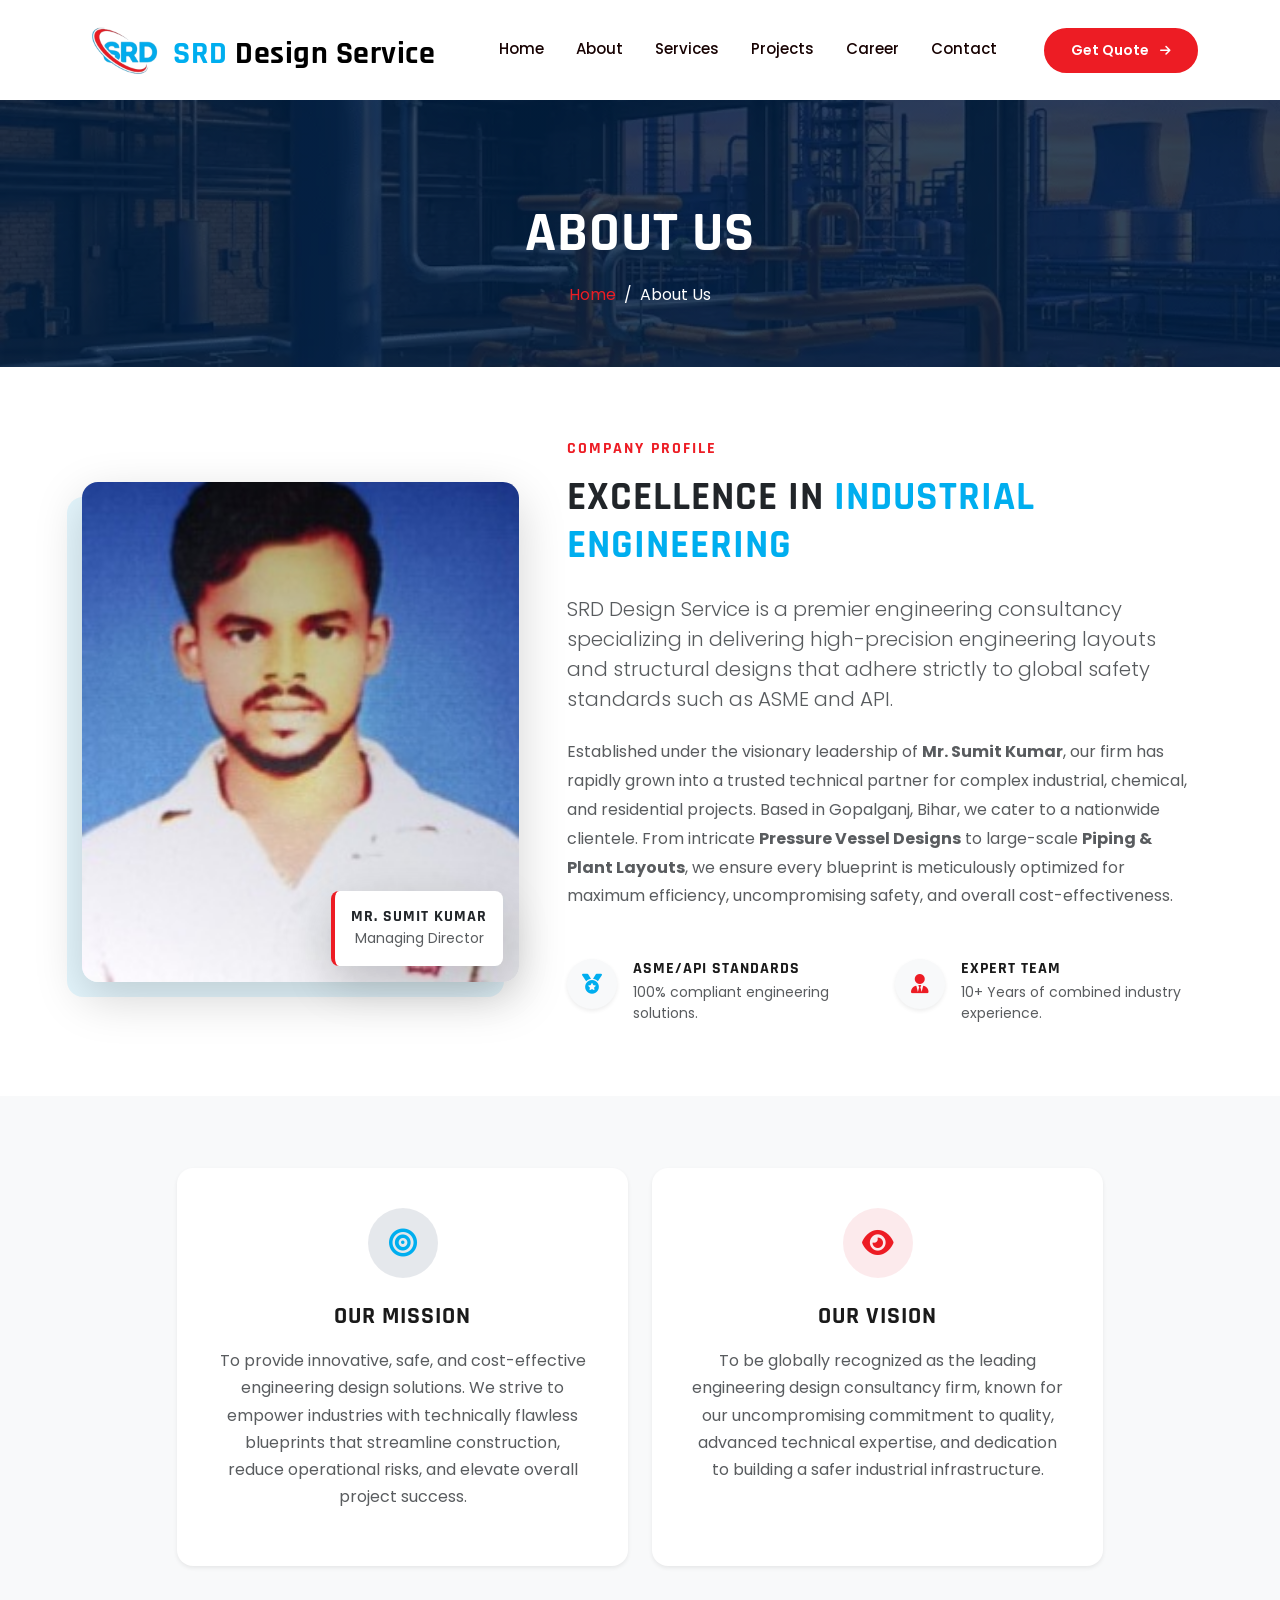
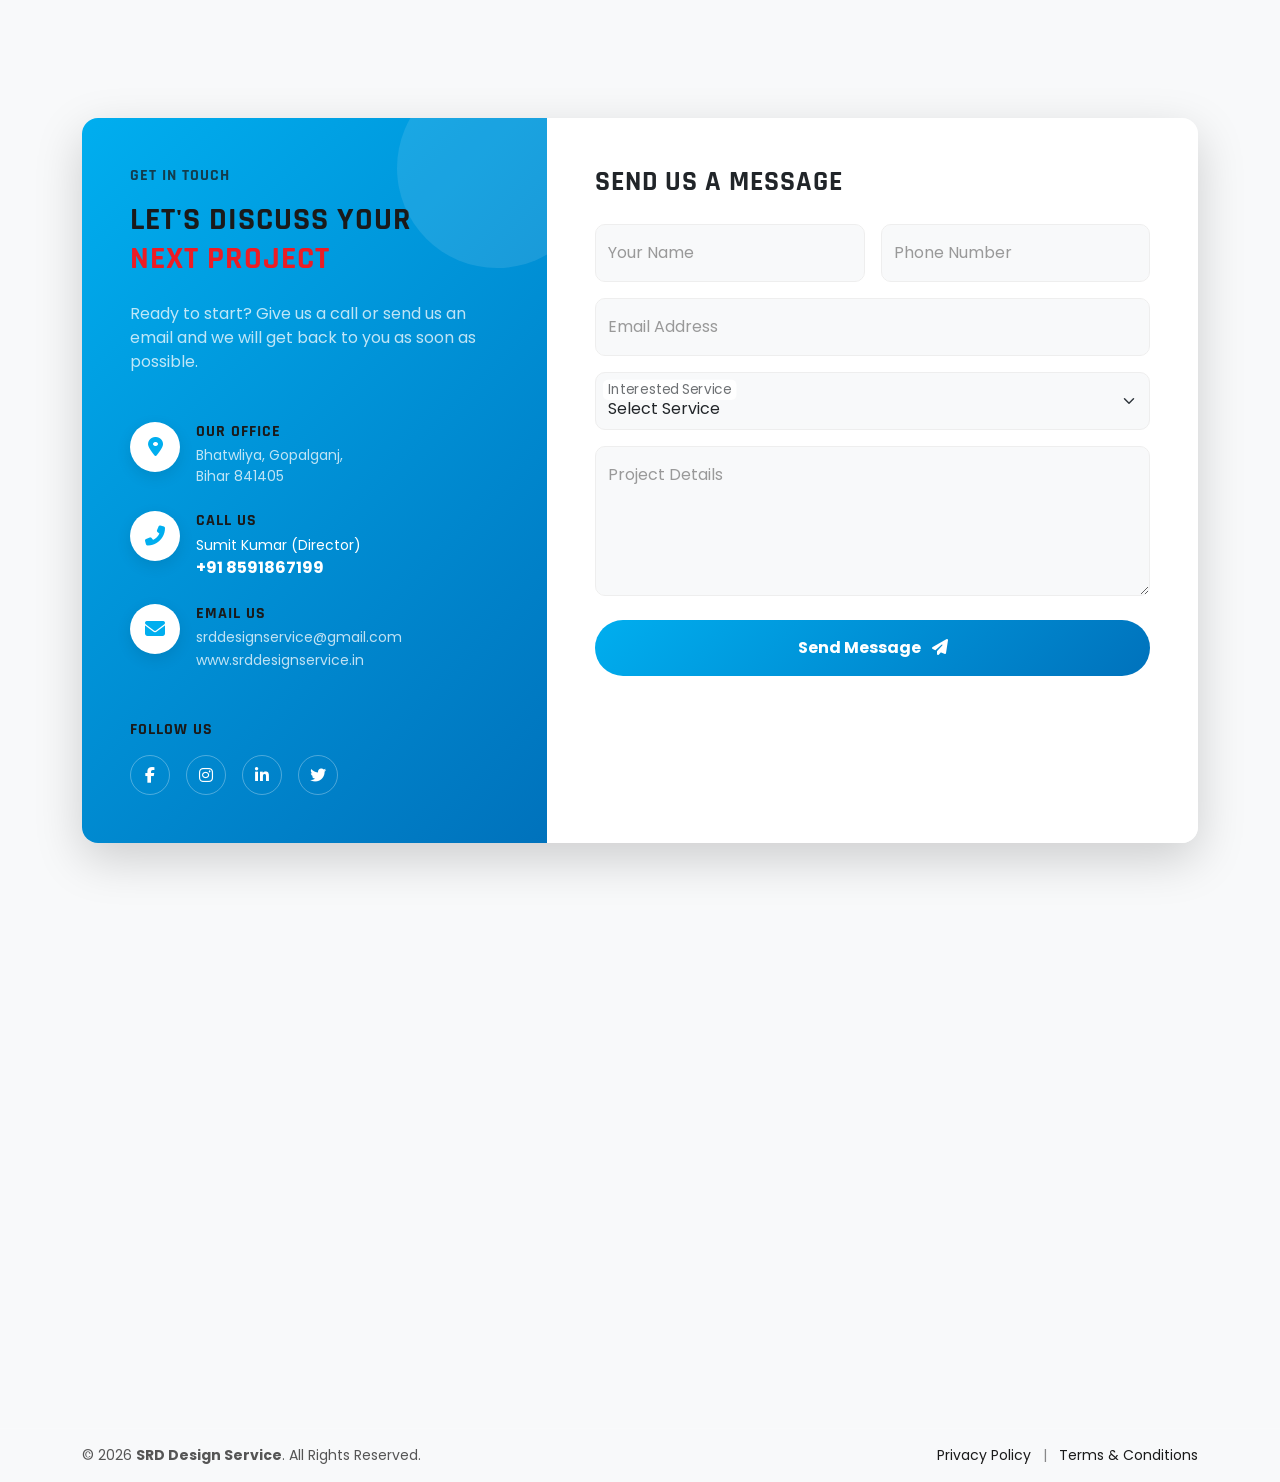
<file: about.html>
<!DOCTYPE html>
<html lang="en">
  <head>
    <meta charset="UTF-8" />
    <meta name="viewport" content="width=device-width, initial-scale=1.0" />
    <title>About Us | SRD Design Service</title>

    <link href="https://cdn.jsdelivr.net/npm/bootstrap@5.3.0/dist/css/bootstrap.min.css" rel="stylesheet" />
    <link rel="stylesheet" href="https://cdnjs.cloudflare.com/ajax/libs/font-awesome/6.4.0/css/all.min.css" />
    <link href="https://fonts.googleapis.com/css2?family=Poppins:wght@300;400;500;600;700&family=Rajdhani:wght@500;600;700&display=swap" rel="stylesheet" />
    <link rel="stylesheet" href="style.css" />

    <style>
      /* Page specific styles matching your theme */
      .page-header {
        background: linear-gradient(rgba(0, 33, 71, 0.8), rgba(0, 33, 71, 0.8)), url('./images/slider/1.webp') center/cover;
        padding: 100px 0 60px;
        color: white;
      }
      .breadcrumb-item a {
        color: var(--accent-red);
        text-decoration: none;
      }
      .breadcrumb-item.active {
        color: white;
      }
      .breadcrumb-item + .breadcrumb-item::before {
        color: white;
      }
      .mission-card {
        border-top: 4px solid var(--accent-red);
        transition: transform 0.3s ease;
      }
      .mission-card:hover {
        transform: translateY(-5px);
      }
    </style>

  </head>
  <body class="bg-light">

    <nav class="navbar navbar-expand-lg sticky-top transition-all" id="mainNav">
      <div class="container">
        
<a class="navbar-brand d-flex align-items-center gap-2" href="#">
            <img src="./images/SRD Logo.webp" alt="SRD Design" class="logo-img">
            <div class="lh-1 pt-2"> <span class="text-primary-custom">SRD</span><span class="brand-text"> Design Service</span>
            </div>
        </a>

        <button
          class="navbar-toggler shadow-none bg-white"
          type="button"
          data-bs-toggle="offcanvas"
          data-bs-target="#offcanvasNavbar"
        >
          <i class="fas fa-bars text-dark"></i>
        </button>

        <div class="offcanvas offcanvas-end" tabindex="-1" id="offcanvasNavbar">
          
          <div class="offcanvas-header border-bottom">
            <h5 class="offcanvas-title fw-bold text-primary-custom">SRD Design Service</h5>
            <button type="button" class="btn-close shadow-none" data-bs-dismiss="offcanvas"></button>
          </div>
          
          <div class="offcanvas-body">
            
            <ul class="navbar-nav mx-auto mb-2 mb-lg-0 align-items-lg-center gap-3">
              <li class="nav-item"><a class="nav-link active" href="index.html">Home</a></li>
              <li class="nav-item"><a class="nav-link active" href="about.html">About</a></li>
              <li class="nav-item"><a class="nav-link" href="services.html">Services</a></li>
              <li class="nav-item"><a class="nav-link" href="projects.html">Projects</a></li>
              <li class="nav-item"><a class="nav-link" href="career.html">Career</a></li>
              <li class="nav-item"><a class="nav-link" href="contact.html">Contact</a></li>
            </ul>

            <div class="d-flex mt-3 mt-lg-0">
              <a href="#contact" class="btn-quote">
                Get Quote <i class="fas fa-arrow-right ms-2" style="font-size: 12px;"></i>
              </a>
            </div>

          </div>
        </div>

      </div>
    </nav>

    <section class="page-header text-center">
      <div class="container">
        <h1 class="display-4 fw-bold mb-3 text-white" style="font-family: 'Rajdhani', sans-serif;">About Us</h1>
        <nav aria-label="breadcrumb">
          <ol class="breadcrumb justify-content-center mb-0">
            <li class="breadcrumb-item"><a href="index.html">Home</a></li>
            <li class="breadcrumb-item active" aria-current="page">About Us</li>
          </ol>
        </nav>
      </div>
    </section>

    <section class="py-5 bg-white">
      <div class="container py-4">
        <div class="row align-items-center g-5">
          
          <div class="col-lg-5">
            <div class="position-relative text-center">
              <div class="position-absolute w-100 h-100 rounded-4" style="background-color: var(--primary-blue); top: 15px; left: -15px; z-index: 0; opacity: 0.1;"></div>
              <img src="./images/Sumit.jpeg" alt="Sumit Kumar - Director" class="img-fluid rounded-4 shadow-lg position-relative z-1" style="object-fit: cover; max-height: 500px; width: 100%;">
              
              <div class="position-absolute bottom-0 end-0 bg-white p-3 shadow-lg rounded-3 z-2 m-3 border-start border-4" style="border-color: var(--accent-red) !important;">
                <h6 class="mb-0 fw-bold text-dark">Mr. Sumit Kumar</h6>
                <small class="text-muted">Managing Director</small>
              </div>
            </div>
          </div>

          <div class="col-lg-7 ps-lg-4">
            <h6 class="text-uppercase fw-bold mb-3" style="color: var(--accent-red); letter-spacing: 2px;">Company Profile</h6>
            <h2 class="display-6 fw-bold mb-4 text-dark" style="font-family: 'Rajdhani', sans-serif;">Excellence in <span style="color: var(--primary-blue);">Industrial Engineering</span></h2>
            
            <p class="lead text-dark opacity-75 mb-4" style="font-family: 'Poppins', sans-serif;">
              SRD Design Service is a premier engineering consultancy specializing in delivering high-precision engineering layouts and structural designs that adhere strictly to global safety standards such as ASME and API.
            </p>

            <p class="text-muted mb-4" style="line-height: 1.8;">
              Established under the visionary leadership of <strong>Mr. Sumit Kumar</strong>, our firm has rapidly grown into a trusted technical partner for complex industrial, chemical, and residential projects. Based in Gopalganj, Bihar, we cater to a nationwide clientele. From intricate <strong>Pressure Vessel Designs</strong> to large-scale <strong>Piping & Plant Layouts</strong>, we ensure every blueprint is meticulously optimized for maximum efficiency, uncompromising safety, and overall cost-effectiveness.
            </p>

            <div class="row g-4 mt-2">
              <div class="col-sm-6">
                <div class="d-flex align-items-start gap-3">
                  <div class="bg-light rounded-circle d-flex align-items-center justify-content-center flex-shrink-0 shadow-sm" style="width: 50px; height: 50px; color: var(--primary-blue);">
                    <i class="fas fa-medal fs-5"></i>
                  </div>
                  <div>
                    <h6 class="fw-bold mb-1">ASME/API Standards</h6>
                    <p class="text-muted small mb-0">100% compliant engineering solutions.</p>
                  </div>
                </div>
              </div>
              
              <div class="col-sm-6">
                <div class="d-flex align-items-start gap-3">
                  <div class="bg-light rounded-circle d-flex align-items-center justify-content-center flex-shrink-0 shadow-sm" style="width: 50px; height: 50px; color: var(--accent-red);">
                    <i class="fas fa-user-tie fs-5"></i>
                  </div>
                  <div>
                    <h6 class="fw-bold mb-1">Expert Team</h6>
                    <p class="text-muted small mb-0">10+ Years of combined industry experience.</p>
                  </div>
                </div>
              </div>
            </div>

          </div>

        </div>
      </div>
    </section>

    <section class="py-5 bg-light">
      <div class="container py-4">
        <div class="row g-4 justify-content-center">
          
          <div class="col-lg-5 col-md-6">
            <div class="card mission-card h-100 border-0 shadow-sm p-4 bg-white rounded-4">
              <div class="card-body text-center">
                <div class="mb-4 d-inline-flex align-items-center justify-content-center rounded-circle" style="width: 70px; height: 70px; background-color: rgba(0, 33, 71, 0.1); color: var(--primary-blue);">
                  <i class="fas fa-bullseye fs-3"></i>
                </div>
                <h4 class="fw-bold mb-3" style="font-family: 'Rajdhani', sans-serif;">Our Mission</h4>
                <p class="text-muted" style="line-height: 1.7;">
                  To provide innovative, safe, and cost-effective engineering design solutions. We strive to empower industries with technically flawless blueprints that streamline construction, reduce operational risks, and elevate overall project success.
                </p>
              </div>
            </div>
          </div>

          <div class="col-lg-5 col-md-6">
            <div class="card mission-card h-100 border-0 shadow-sm p-4 bg-white rounded-4" style="border-color: var(--primary-blue);">
              <div class="card-body text-center">
                <div class="mb-4 d-inline-flex align-items-center justify-content-center rounded-circle" style="width: 70px; height: 70px; background-color: rgba(220, 53, 69, 0.1); color: var(--accent-red);">
                  <i class="fas fa-eye fs-3"></i>
                </div>
                <h4 class="fw-bold mb-3" style="font-family: 'Rajdhani', sans-serif;">Our Vision</h4>
                <p class="text-muted" style="line-height: 1.7;">
                  To be globally recognized as the leading engineering design consultancy firm, known for our uncompromising commitment to quality, advanced technical expertise, and dedication to building a safer industrial infrastructure.
                </p>
              </div>
            </div>
          </div>

        </div>
      </div>
    </section>

        <!-- ================ Contact Us  ============= -->
     <section id="contact" class="section-padding bg-light position-relative">
      <div class="container position-relative z-2">
        
        <div class="row g-0 shadow-lg rounded-4 overflow-hidden">
          
          <div class="col-lg-5 contact-info-box p-5 text-white d-flex flex-column justify-content-between position-relative">
            <div class="circle-decoration"></div>

            <div>
              <h6 class="text-uppercase ls-2 opacity-75 mb-3">Get in Touch</h6>
              <h2 class="fw-bold mb-4">Let's Discuss Your <br> <span class="text-accent">Next Project</span></h2>
              <p class="opacity-75 mb-5">
                Ready to start? Give us a call or send us an email and we will get back to you as soon as possible.
              </p>
            </div>

            <div class="contact-details">
              <div class="d-flex align-items-start mb-4">
                <div class="icon-circle bg-white text-primary-custom me-3">
                  <i class="fas fa-map-marker-alt"></i>
                </div>
                <div>
                  <h6 class="fw-bold mb-1">Our Office</h6>
                  <p class="mb-0 opacity-75 small">Bhatwliya, Gopalganj,<br>Bihar 841405</p>
                </div>
              </div>

              <div class="d-flex align-items-start mb-4">
                <div class="icon-circle bg-white text-primary-custom me-3">
                  <i class="fas fa-phone-alt"></i>
                </div>
                <div>
                  <h6 class="fw-bold mb-1">Call Us</h6>
                  <p class="mb-0 small">Sumit Kumar (Director)</p>
                  <a href="tel:+918591867199" class="text-white text-decoration-none fw-bold">+91 8591867199</a>
                </div>
              </div>

              <div class="d-flex align-items-start">
                <div class="icon-circle bg-white text-primary-custom me-3">
                  <i class="fas fa-envelope"></i>
                </div>
                <div>
                  <h6 class="fw-bold mb-1">Email Us</h6>
                  <a href="mailto:info@srddesignservice.in" class="text-white text-decoration-none opacity-75 small d-block">srddesignservice@gmail.com</a>
                  <a href="https://www.srddesignservice.in" target="_blank" class="text-white text-decoration-none opacity-75 small">www.srddesignservice.in</a>
                </div>
              </div>
            </div>

            <div class="mt-5">
              <h6 class="fw-bold mb-3">Follow Us</h6>
              <div class="d-flex gap-3">
                <a href="#" class="social-btn"><i class="fab fa-facebook-f"></i></a>
                <a href="#" class="social-btn"><i class="fab fa-instagram"></i></a>
                <a href="#" class="social-btn"><i class="fab fa-linkedin-in"></i></a>
                <a href="#" class="social-btn"><i class="fab fa-twitter"></i></a>
              </div>
            </div>

          </div>

<div class="col-lg-7 bg-white p-5">
  <h3 class="fw-bold text-dark mb-4">Send us a Message</h3>
  
  <form id="whatsappForm">
    <div class="row g-3">
      
      <div class="col-md-6">
        <div class="form-floating">
          <input type="text" class="form-control" id="name" placeholder="Your Name" required>
          <label for="name">Your Name</label>
        </div>
      </div>

      <div class="col-md-6">
        <div class="form-floating">
          <input type="tel" class="form-control" id="phone" placeholder="Phone Number" required>
          <label for="phone">Phone Number</label>
        </div>
      </div>

      <div class="col-12">
        <div class="form-floating">
          <input type="email" class="form-control" id="email" placeholder="Email Address">
          <label for="email">Email Address</label>
        </div>
      </div>

      <div class="col-12">
        <div class="form-floating">
          <select class="form-select" id="service">
            <option selected value="General Inquiry">Select Service</option>
            <option value="Pressure vessel design">Pressure vessel design</option>
            <option value="Storage tank design">Storage tank design</option>
            <option value="Column design">Column design</option>
            <option value="Heat exchanger design">Heat exchanger design</option>
            <option value="Reactor design">Reactor design</option>
            <option value="Agitator design">Agitator design</option>
            <option value="Home layout design">Home layout design</option>
            <option value="Piping design">Piping design</option>
            <option value="Structure design">Structure design</option>
            <option value="HVAC design">HVAC design</option>
            <option value="Other">Other</option>
          </select>
          <label for="service">Interested Service</label>
        </div>
      </div>

      <div class="col-12">
        <div class="form-floating">
          <textarea class="form-control" placeholder="Leave a message here" id="message" style="height: 150px"></textarea>
          <label for="message">Project Details</label>
        </div>
      </div>

      <div class="col-12 mt-4">
        <button type="submit" class="btn btn-custom w-100 py-3 fw-bold rounded-pill">
          Send Message <i class="fas fa-paper-plane ms-2"></i>
        </button>
      </div>

    </div>
  </form>
</div>

        </div>
      </div>

      <div class="container-fluid p-0 mt-5">
        <iframe 
          src="https://www.google.com/maps/embed?pb=!1m18!1m12!1m3!1d3575.6473696582595!2d84.45398731503348!3d26.33789498337861!2m3!1f0!2f0!3f0!3m2!1i1024!2i768!4f13.1!3m3!1m2!1s0x0%3A0x0!2zMjbCsDIwJzE2LjQiTiA4NMKwMjcnMjIuMiJF!5e0!3m2!1sen!2sin!4v1625555555555!5m2!1sen!2sin" 
          width="100%" 
          height="450" 
          style="border:0; filter: grayscale(100%);" 
          allowfullscreen="" 
          loading="lazy">
        </iframe>
      </div>
    </section>

    <!-- ================= Footer Section ================ -->
     <div class="footer-bottom py-3 border-top border-secondary">
        <div class="container">
          <div class="row align-items-center">
            
            <div class="col-md-6 text-center text-md-start">
              <p class="mb-0 small">
                &copy; 2026 <strong>SRD Design Service</strong>. All Rights Reserved.
              </p>
            </div>

            <div class="col-md-6 text-center text-md-end mt-2 mt-md-0">
              <ul class="list-inline mb-0 small">
                <li class="list-inline-item">
                  <a href="#" class="text-secondary text-decoration-none hover-white">Privacy Policy</a>
                </li>
                <li class="list-inline-item text-secondary opacity-50">|</li>
                <li class="list-inline-item">
                  <a href="#" class="text-secondary text-decoration-none hover-white">Terms & Conditions</a>
                </li>
              </ul>
            </div>

          </div>
        </div>
      </div>

    <script src="https://cdn.jsdelivr.net/npm/bootstrap@5.3.0/dist/js/bootstrap.bundle.min.js"></script>
    <script src="script.js"></script>
  </body>
</html>
</file>
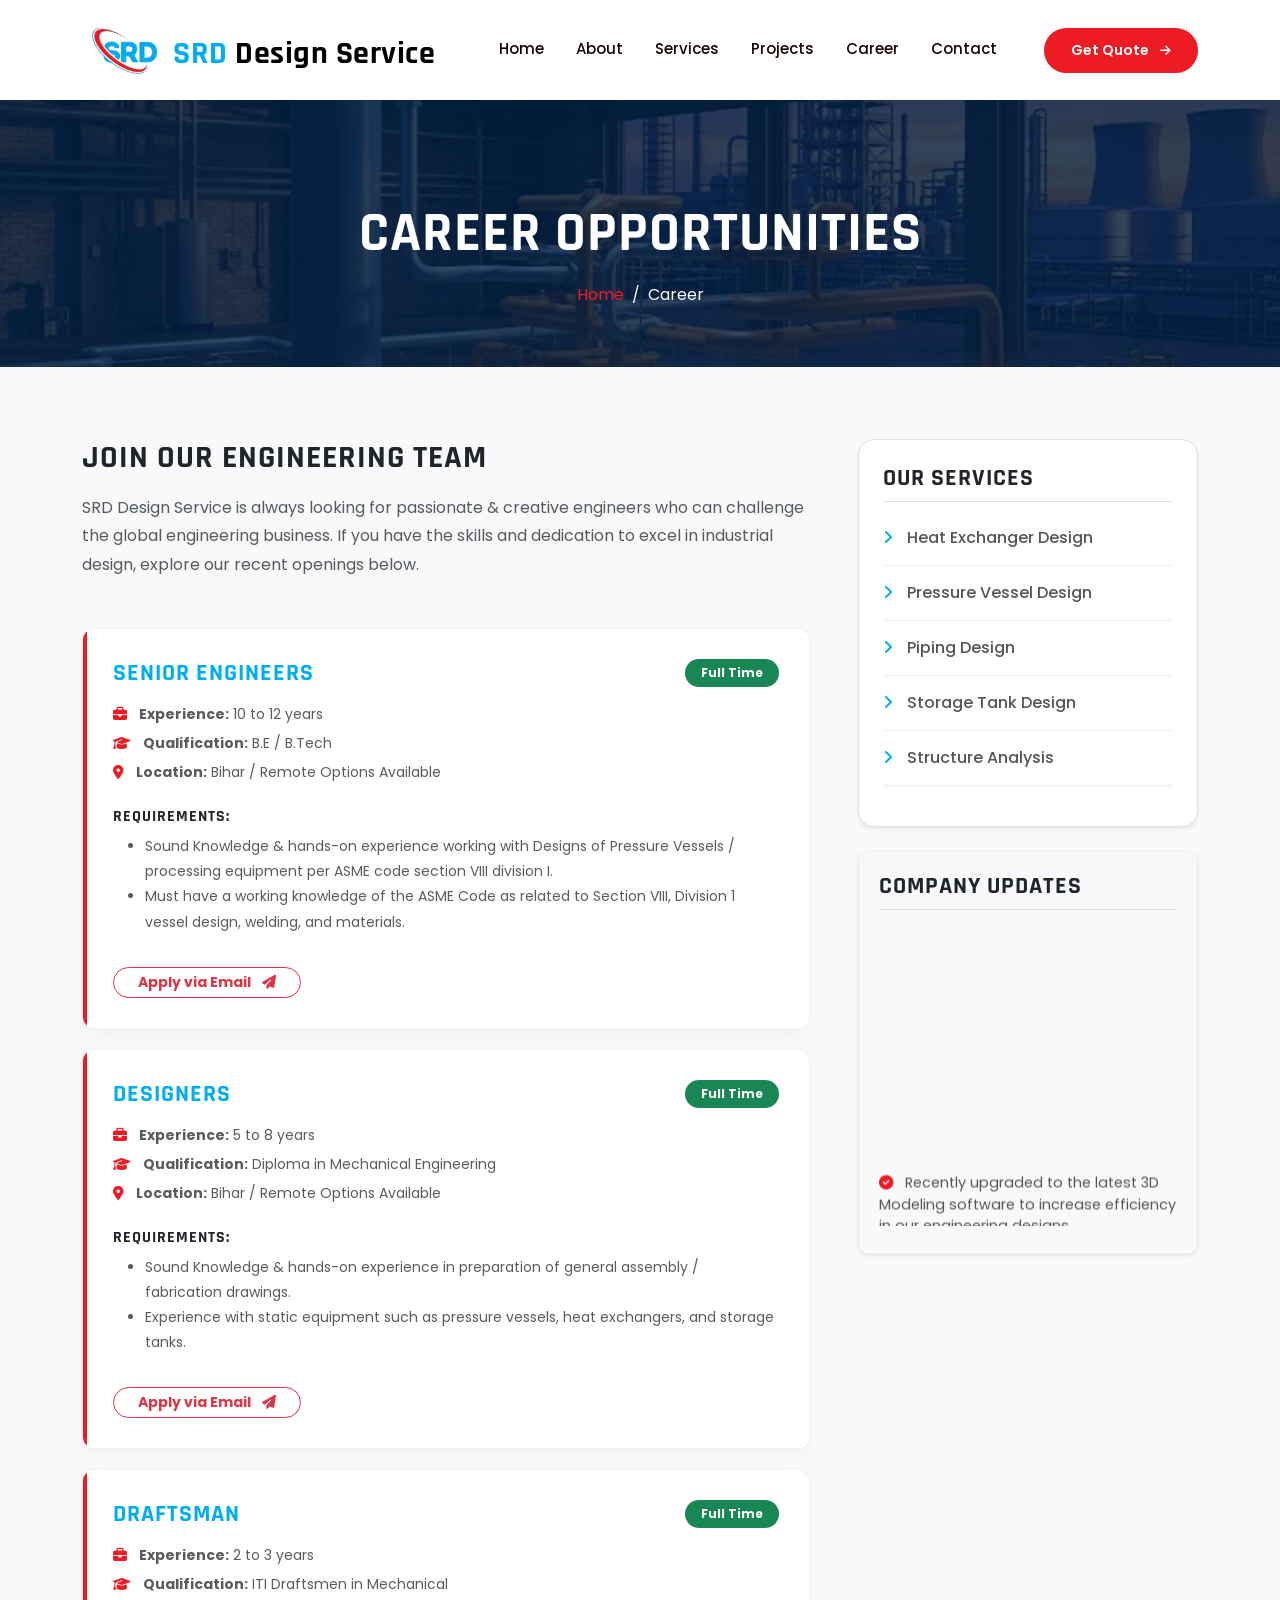
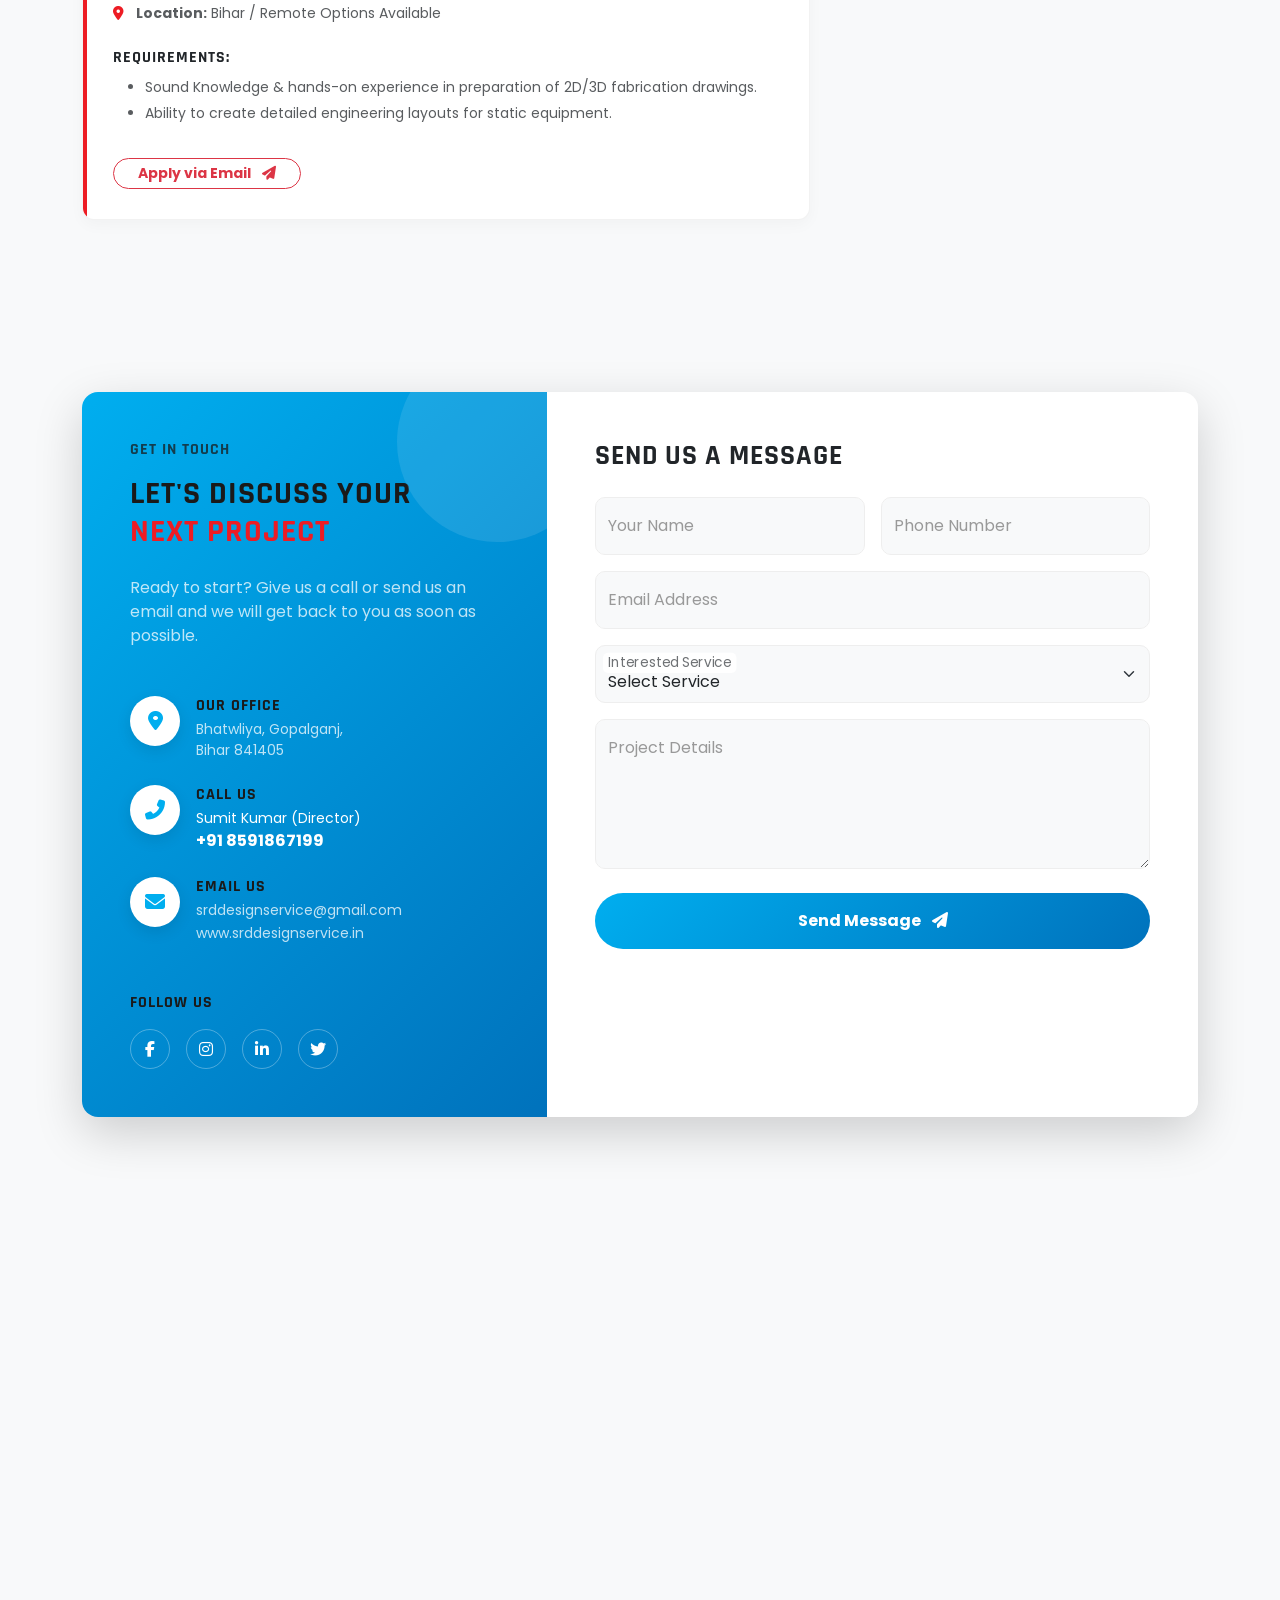
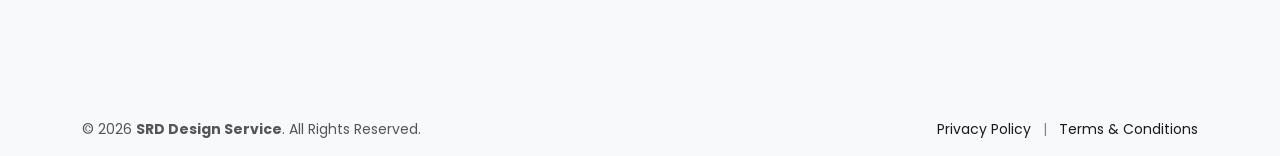
<file: career.html>
<!DOCTYPE html>
<html lang="en">
  <head>
    <meta charset="UTF-8" />
    <meta name="viewport" content="width=device-width, initial-scale=1.0" />
    <title>Career Opportunities | SRD Design Service</title>

    <link href="https://cdn.jsdelivr.net/npm/bootstrap@5.3.0/dist/css/bootstrap.min.css" rel="stylesheet" />
    <link rel="stylesheet" href="https://cdnjs.cloudflare.com/ajax/libs/font-awesome/6.4.0/css/all.min.css" />
    <link href="https://fonts.googleapis.com/css2?family=Poppins:wght@300;400;500;600;700&family=Rajdhani:wght@500;600;700&display=swap" rel="stylesheet" />
    <link rel="stylesheet" href="style.css" />

    <style>
      /* Page specific styles */
      .page-header {
        background: linear-gradient(rgba(0, 33, 71, 0.8), rgba(0, 33, 71, 0.8)), url('./images/slider/1.webp') center/cover;
        padding: 100px 0 60px;
        color: white;
      }
      .breadcrumb-item a { color: var(--accent-red); text-decoration: none; }
      .breadcrumb-item.active { color: white; }
      .breadcrumb-item + .breadcrumb-item::before { color: white; }

      /* Job Card Styling */
      .job-card {
        background: #fff;
        border-radius: 12px;
        border: 1px solid rgba(0,0,0,0.05);
        box-shadow: 0 5px 15px rgba(0, 0, 0, 0.03);
        transition: all 0.3s ease;
        margin-bottom: 20px;
        padding: 30px;
        position: relative;
        overflow: hidden;
      }
      .job-card:hover {
        transform: translateY(-3px);
        box-shadow: 0 15px 30px rgba(0, 33, 71, 0.1);
        border-color: var(--primary-blue);
      }
      .job-card::before {
        content: ''; position: absolute; top: 0; left: 0; height: 100%; width: 4px; background: var(--accent-red);
      }
      
      /* Sidebar List */
      .sidebar-list { padding: 0; list-style: none; }
      .sidebar-list li { margin-bottom: 15px; padding-bottom: 15px; border-bottom: 1px solid #eee; }
      .sidebar-list li a { color: var(--text-main); text-decoration: none; transition: color 0.3s; font-weight: 500; }
      .sidebar-list li a:hover { color: var(--accent-red); }
      .sidebar-list li i { color: var(--primary-blue); margin-right: 10px; }
      
      /* Marquee Sidebar */
      .marquee-box {
        background: #f8f9fa; border-radius: 10px; padding: 20px; border: 1px solid #eee;
      }
      .marquee-box p { font-size: 0.9rem; margin-bottom: 15px; border-bottom: 1px dashed #ddd; padding-bottom: 10px; }
      .marquee-box i { color: var(--accent-red); margin-right: 8px; }
    </style>
  </head>
  <body class="bg-light">

    <nav class="navbar navbar-expand-lg sticky-top transition-all" id="mainNav">
      <div class="container">
        
<a class="navbar-brand d-flex align-items-center gap-2" href="index.html">
            <img src="./images/SRD Logo.webp" alt="SRD Design" class="logo-img">
            <div class="lh-1 pt-2"> <span class="text-primary-custom">SRD</span><span class="brand-text"> Design Service</span>
            </div>
        </a>

        <button
          class="navbar-toggler shadow-none bg-white"
          type="button"
          data-bs-toggle="offcanvas"
          data-bs-target="#offcanvasNavbar"
        >
          <i class="fas fa-bars text-dark"></i>
        </button>

        <div class="offcanvas offcanvas-end" tabindex="-1" id="offcanvasNavbar">
          
          <div class="offcanvas-header border-bottom">
            <h5 class="offcanvas-title fw-bold text-primary-custom">SRD Design Service</h5>
            <button type="button" class="btn-close shadow-none" data-bs-dismiss="offcanvas"></button>
          </div>
          
          <div class="offcanvas-body">
            
            <ul class="navbar-nav mx-auto mb-2 mb-lg-0 align-items-lg-center gap-3">
              <li class="nav-item"><a class="nav-link active" href="index.html">Home</a></li>
              <li class="nav-item"><a class="nav-link" href="about.html">About</a></li>
              <li class="nav-item"><a class="nav-link" href="services.html">Services</a></li>
              <li class="nav-item"><a class="nav-link" href="projects.html">Projects</a></li>
              <li class="nav-item"><a class="nav-link active" href="career.html">Career</a></li>
              <li class="nav-item"><a class="nav-link" href="contact.html">Contact</a></li>
            </ul>

            <div class="d-flex mt-3 mt-lg-0">
              <a href="#contact" class="btn-quote">
                Get Quote <i class="fas fa-arrow-right ms-2" style="font-size: 12px;"></i>
              </a>
            </div>

          </div>
        </div>

      </div>
    </nav>

    <section class="page-header text-center">
      <div class="container">
        <h1 class="display-4 fw-bold mb-3" style="font-family: 'Rajdhani', sans-serif; color: #fff;">Career Opportunities</h1>
        <nav aria-label="breadcrumb">
          <ol class="breadcrumb justify-content-center mb-0">
            <li class="breadcrumb-item"><a href="index.html">Home</a></li>
            <li class="breadcrumb-item active" aria-current="page">Career</li>
          </ol>
        </nav>
      </div>
    </section>

    <section class="py-5 bg-light">
      <div class="container py-4">
        <div class="row g-5">
          
          <div class="col-lg-8">
            <div class="mb-5">
              <h2 class="fw-bold text-dark mb-3" style="font-family: 'Rajdhani', sans-serif;">Join Our Engineering Team</h2>
              <p class="text-muted" style="line-height: 1.8;">
                SRD Design Service is always looking for passionate & creative engineers who can challenge the global engineering business. If you have the skills and dedication to excel in industrial design, explore our recent openings below.
              </p>
            </div>

            <div class="job-card">
              <div class="d-flex justify-content-between align-items-start mb-3">
                <h4 class="fw-bold mb-0" style="color: var(--primary-blue);">Senior Engineers</h4>
                <span class="badge bg-success rounded-pill px-3 py-2">Full Time</span>
              </div>
              <ul class="list-unstyled text-muted small mb-4">
                <li class="mb-2"><i class="fas fa-briefcase text-accent me-2"></i> <strong>Experience:</strong> 10 to 12 years</li>
                <li class="mb-2"><i class="fas fa-graduation-cap text-accent me-2"></i> <strong>Qualification:</strong> B.E / B.Tech</li>
                <li class="mb-2"><i class="fas fa-map-marker-alt text-accent me-2"></i> <strong>Location:</strong> Bihar / Remote Options Available</li>
              </ul>
              <h6 class="fw-bold text-dark">Requirements:</h6>
              <ul class="text-muted small" style="line-height: 1.8;">
                <li>Sound Knowledge & hands-on experience working with Designs of Pressure Vessels / processing equipment per ASME code section VIII division I.</li>
                <li>Must have a working knowledge of the ASME Code as related to Section VIII, Division 1 vessel design, welding, and materials.</li>
              </ul>
              <a href="mailto:srddesignservice@gmail.com?subject=Application for Senior Engineer" class="btn btn-outline-danger mt-3 px-4 rounded-pill fw-bold btn-sm">
                Apply via Email <i class="fas fa-paper-plane ms-2"></i>
              </a>
            </div>

            <div class="job-card">
              <div class="d-flex justify-content-between align-items-start mb-3">
                <h4 class="fw-bold mb-0" style="color: var(--primary-blue);">Designers</h4>
                <span class="badge bg-success rounded-pill px-3 py-2">Full Time</span>
              </div>
              <ul class="list-unstyled text-muted small mb-4">
                <li class="mb-2"><i class="fas fa-briefcase text-accent me-2"></i> <strong>Experience:</strong> 5 to 8 years</li>
                <li class="mb-2"><i class="fas fa-graduation-cap text-accent me-2"></i> <strong>Qualification:</strong> Diploma in Mechanical Engineering</li>
                <li class="mb-2"><i class="fas fa-map-marker-alt text-accent me-2"></i> <strong>Location:</strong> Bihar / Remote Options Available</li>
              </ul>
              <h6 class="fw-bold text-dark">Requirements:</h6>
              <ul class="text-muted small" style="line-height: 1.8;">
                <li>Sound Knowledge & hands-on experience in preparation of general assembly / fabrication drawings.</li>
                <li>Experience with static equipment such as pressure vessels, heat exchangers, and storage tanks.</li>
              </ul>
              <a href="mailto:srddesignservice@gmail.com?subject=Application for Designer" class="btn btn-outline-danger mt-3 px-4 rounded-pill fw-bold btn-sm">
                Apply via Email <i class="fas fa-paper-plane ms-2"></i>
              </a>
            </div>

            <div class="job-card">
              <div class="d-flex justify-content-between align-items-start mb-3">
                <h4 class="fw-bold mb-0" style="color: var(--primary-blue);">Draftsman</h4>
                <span class="badge bg-success rounded-pill px-3 py-2">Full Time</span>
              </div>
              <ul class="list-unstyled text-muted small mb-4">
                <li class="mb-2"><i class="fas fa-briefcase text-accent me-2"></i> <strong>Experience:</strong> 2 to 3 years</li>
                <li class="mb-2"><i class="fas fa-graduation-cap text-accent me-2"></i> <strong>Qualification:</strong> ITI Draftsmen in Mechanical</li>
                <li class="mb-2"><i class="fas fa-map-marker-alt text-accent me-2"></i> <strong>Location:</strong> Bihar / Remote Options Available</li>
              </ul>
              <h6 class="fw-bold text-dark">Requirements:</h6>
              <ul class="text-muted small" style="line-height: 1.8;">
                <li>Sound Knowledge & hands-on experience in preparation of 2D/3D fabrication drawings.</li>
                <li>Ability to create detailed engineering layouts for static equipment.</li>
              </ul>
              <a href="mailto:srddesignservice@gmail.com?subject=Application for Draftsman" class="btn btn-outline-danger mt-3 px-4 rounded-pill fw-bold btn-sm">
                Apply via Email <i class="fas fa-paper-plane ms-2"></i>
              </a>
            </div>

          </div>

          <div class="col-lg-4">
            
            <div class="bg-white p-4 rounded-4 shadow-sm border mb-4">
              <h4 class="fw-bold mb-4 border-bottom pb-2 text-dark" style="font-family: 'Rajdhani', sans-serif;">Our Services</h4>
              <ul class="sidebar-list">
                <li><a href="services.html"><i class="fas fa-angle-right"></i> Heat Exchanger Design</a></li>
                <li><a href="services.html"><i class="fas fa-angle-right"></i> Pressure Vessel Design</a></li>
                <li><a href="services.html"><i class="fas fa-angle-right"></i> Piping Design</a></li>
                <li><a href="services.html"><i class="fas fa-angle-right"></i> Storage Tank Design</a></li>
                <li><a href="services.html"><i class="fas fa-angle-right"></i> Structure Analysis</a></li>
              </ul>
            </div>

            <div class="marquee-box shadow-sm">
              <h4 class="fw-bold mb-3 border-bottom pb-2 text-dark" style="font-family: 'Rajdhani', sans-serif;">Company Updates</h4>
              <marquee direction="up" scrollamount="3" height="300" onmouseover="this.stop();" onmouseout="this.start();">
                <p><i class="fas fa-check-circle"></i> Recently upgraded to the latest 3D Modeling software to increase efficiency in our engineering designs.</p>
                <p><i class="fas fa-check-circle"></i> Successfully delivered complete Design & Engineering of 5 Pressure Vessels for an overseas client.</p>
                <p><i class="fas fa-check-circle"></i> Completed structural analysis of a major industrial storage tank facility in India.</p>
                <p><i class="fas fa-check-circle"></i> Looking forward to expanding our remote engineering team across India in Q3.</p>
              </marquee>
            </div>

          </div>

        </div>
      </div>
    </section>

        <!-- ================ Contact Us  ============= -->
     <section id="contact" class="section-padding bg-light position-relative">
      <div class="container position-relative z-2">
        
        <div class="row g-0 shadow-lg rounded-4 overflow-hidden">
          
          <div class="col-lg-5 contact-info-box p-5 text-white d-flex flex-column justify-content-between position-relative">
            <div class="circle-decoration"></div>

            <div>
              <h6 class="text-uppercase ls-2 opacity-75 mb-3">Get in Touch</h6>
              <h2 class="fw-bold mb-4">Let's Discuss Your <br> <span class="text-accent">Next Project</span></h2>
              <p class="opacity-75 mb-5">
                Ready to start? Give us a call or send us an email and we will get back to you as soon as possible.
              </p>
            </div>

            <div class="contact-details">
              <div class="d-flex align-items-start mb-4">
                <div class="icon-circle bg-white text-primary-custom me-3">
                  <i class="fas fa-map-marker-alt"></i>
                </div>
                <div>
                  <h6 class="fw-bold mb-1">Our Office</h6>
                  <p class="mb-0 opacity-75 small">Bhatwliya, Gopalganj,<br>Bihar 841405</p>
                </div>
              </div>

              <div class="d-flex align-items-start mb-4">
                <div class="icon-circle bg-white text-primary-custom me-3">
                  <i class="fas fa-phone-alt"></i>
                </div>
                <div>
                  <h6 class="fw-bold mb-1">Call Us</h6>
                  <p class="mb-0 small">Sumit Kumar (Director)</p>
                  <a href="tel:+918591867199" class="text-white text-decoration-none fw-bold">+91 8591867199</a>
                </div>
              </div>

              <div class="d-flex align-items-start">
                <div class="icon-circle bg-white text-primary-custom me-3">
                  <i class="fas fa-envelope"></i>
                </div>
                <div>
                  <h6 class="fw-bold mb-1">Email Us</h6>
                  <a href="mailto:info@srddesignservice.in" class="text-white text-decoration-none opacity-75 small d-block">srddesignservice@gmail.com</a>
                  <a href="https://www.srddesignservice.in" target="_blank" class="text-white text-decoration-none opacity-75 small">www.srddesignservice.in</a>
                </div>
              </div>
            </div>

            <div class="mt-5">
              <h6 class="fw-bold mb-3">Follow Us</h6>
              <div class="d-flex gap-3">
                <a href="#" class="social-btn"><i class="fab fa-facebook-f"></i></a>
                <a href="#" class="social-btn"><i class="fab fa-instagram"></i></a>
                <a href="#" class="social-btn"><i class="fab fa-linkedin-in"></i></a>
                <a href="#" class="social-btn"><i class="fab fa-twitter"></i></a>
              </div>
            </div>

          </div>

<div class="col-lg-7 bg-white p-5">
  <h3 class="fw-bold text-dark mb-4">Send us a Message</h3>
  
  <form id="whatsappForm">
    <div class="row g-3">
      
      <div class="col-md-6">
        <div class="form-floating">
          <input type="text" class="form-control" id="name" placeholder="Your Name" required>
          <label for="name">Your Name</label>
        </div>
      </div>

      <div class="col-md-6">
        <div class="form-floating">
          <input type="tel" class="form-control" id="phone" placeholder="Phone Number" required>
          <label for="phone">Phone Number</label>
        </div>
      </div>

      <div class="col-12">
        <div class="form-floating">
          <input type="email" class="form-control" id="email" placeholder="Email Address">
          <label for="email">Email Address</label>
        </div>
      </div>

      <div class="col-12">
        <div class="form-floating">
          <select class="form-select" id="service">
            <option selected value="General Inquiry">Select Service</option>
            <option value="Pressure vessel design">Pressure vessel design</option>
            <option value="Storage tank design">Storage tank design</option>
            <option value="Column design">Column design</option>
            <option value="Heat exchanger design">Heat exchanger design</option>
            <option value="Reactor design">Reactor design</option>
            <option value="Agitator design">Agitator design</option>
            <option value="Home layout design">Home layout design</option>
            <option value="Piping design">Piping design</option>
            <option value="Structure design">Structure design</option>
            <option value="HVAC design">HVAC design</option>
            <option value="Other">Other</option>
          </select>
          <label for="service">Interested Service</label>
        </div>
      </div>

      <div class="col-12">
        <div class="form-floating">
          <textarea class="form-control" placeholder="Leave a message here" id="message" style="height: 150px"></textarea>
          <label for="message">Project Details</label>
        </div>
      </div>

      <div class="col-12 mt-4">
        <button type="submit" class="btn btn-custom w-100 py-3 fw-bold rounded-pill">
          Send Message <i class="fas fa-paper-plane ms-2"></i>
        </button>
      </div>

    </div>
  </form>
</div>

        </div>
      </div>

      <div class="container-fluid p-0 mt-5">
        <iframe 
          src="https://www.google.com/maps/embed?pb=!1m18!1m12!1m3!1d3575.6473696582595!2d84.45398731503348!3d26.33789498337861!2m3!1f0!2f0!3f0!3m2!1i1024!2i768!4f13.1!3m3!1m2!1s0x0%3A0x0!2zMjbCsDIwJzE2LjQiTiA4NMKwMjcnMjIuMiJF!5e0!3m2!1sen!2sin!4v1625555555555!5m2!1sen!2sin" 
          width="100%" 
          height="450" 
          style="border:0; filter: grayscale(100%);" 
          allowfullscreen="" 
          loading="lazy">
        </iframe>
      </div>
    </section>

    <!-- ================= Footer Section ================ -->
     <div class="footer-bottom py-3 border-top border-secondary">
        <div class="container">
          <div class="row align-items-center">
            
            <div class="col-md-6 text-center text-md-start">
              <p class="mb-0 small">
                &copy; 2026 <strong>SRD Design Service</strong>. All Rights Reserved.
              </p>
            </div>

            <div class="col-md-6 text-center text-md-end mt-2 mt-md-0">
              <ul class="list-inline mb-0 small">
                <li class="list-inline-item">
                  <a href="#" class="text-secondary text-decoration-none hover-white">Privacy Policy</a>
                </li>
                <li class="list-inline-item text-secondary opacity-50">|</li>
                <li class="list-inline-item">
                  <a href="#" class="text-secondary text-decoration-none hover-white">Terms & Conditions</a>
                </li>
              </ul>
            </div>

          </div>
        </div>
      </div>

    <script src="https://cdn.jsdelivr.net/npm/bootstrap@5.3.0/dist/js/bootstrap.bundle.min.js"></script>
    <script src="script.js"></script>
  </body>
</html>
</file>
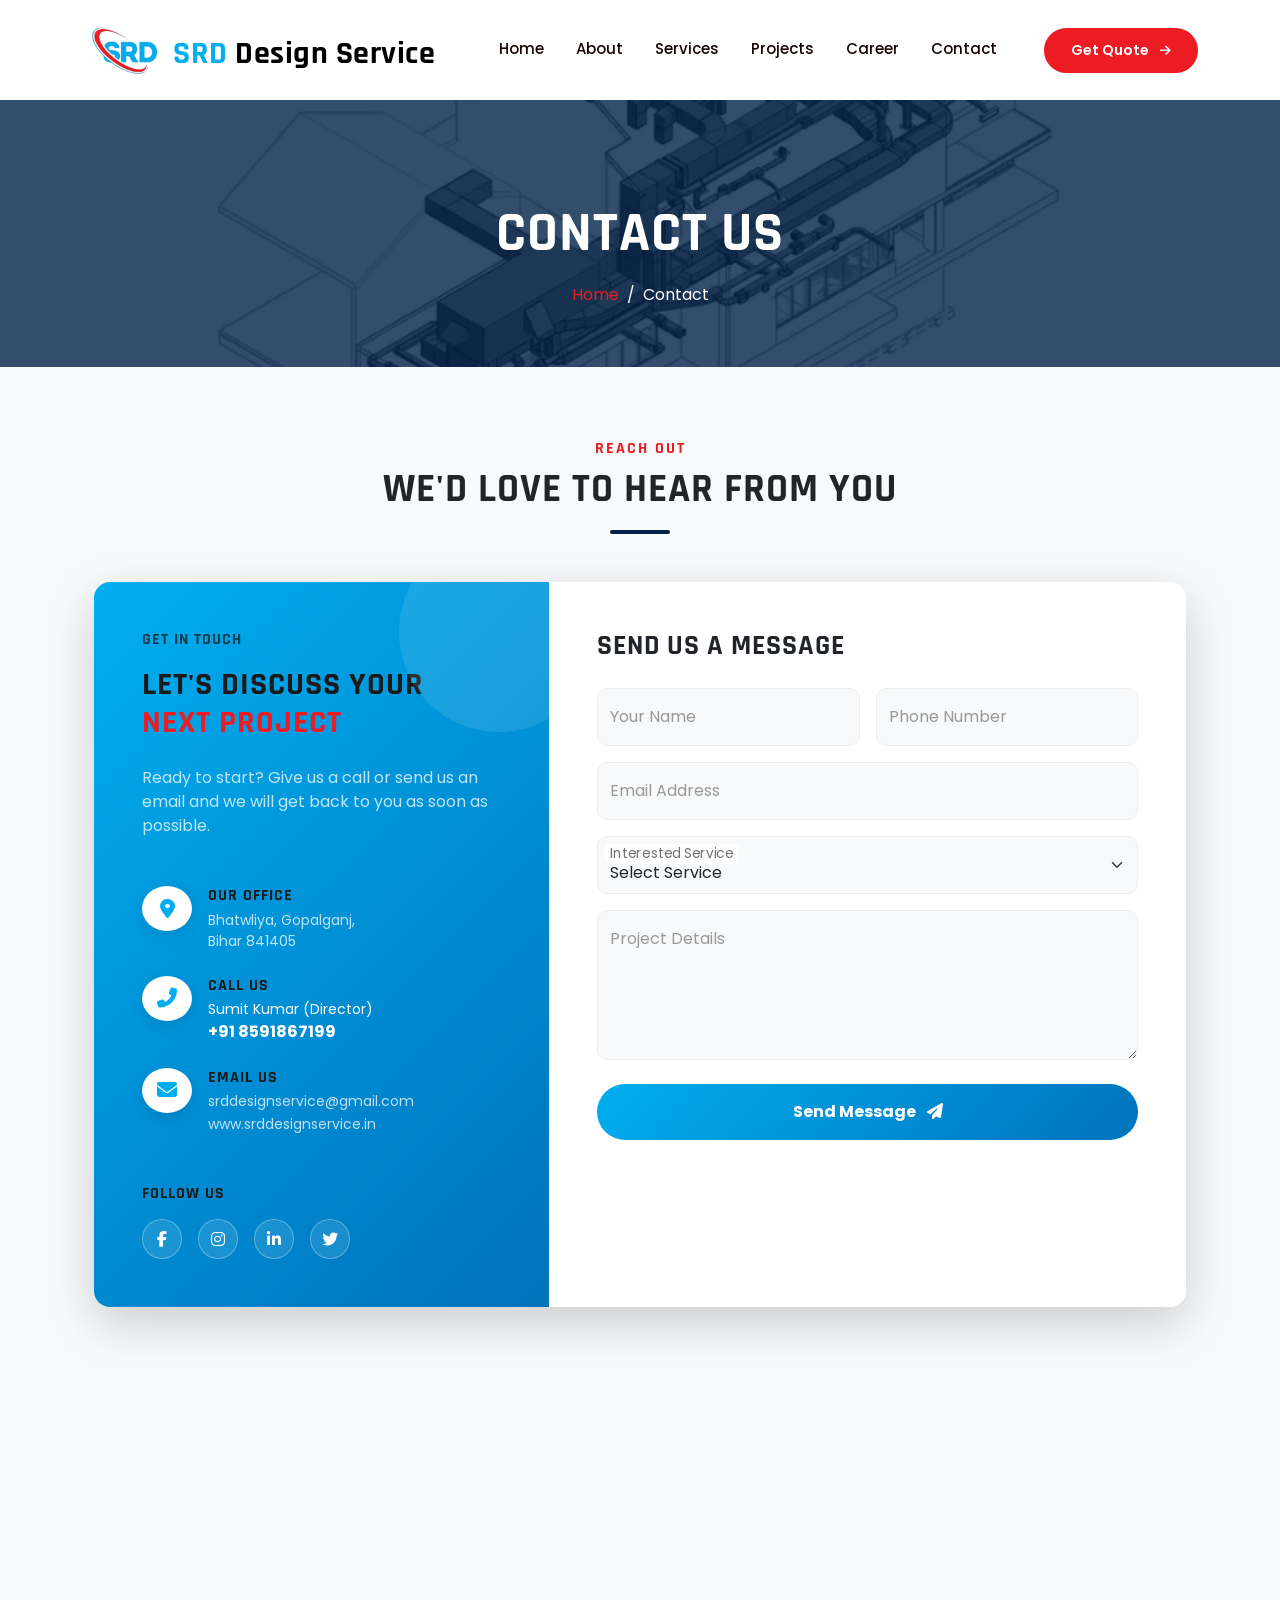
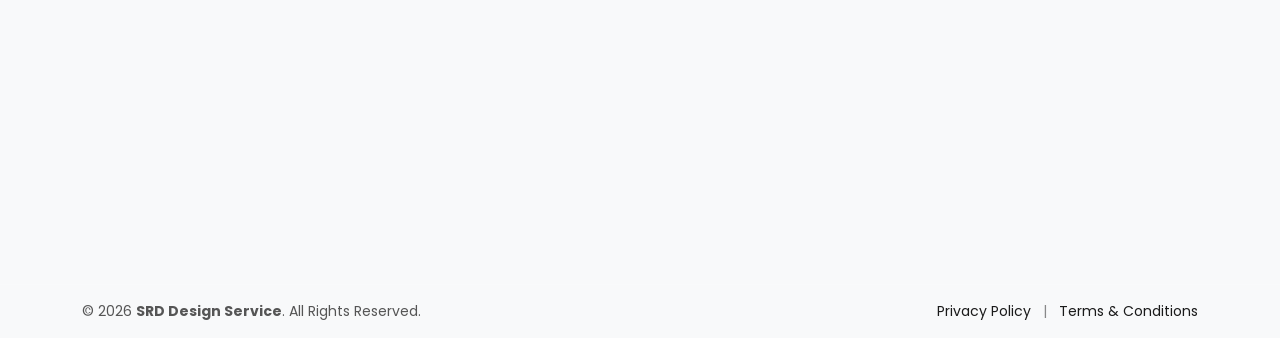
<file: contact.html>
<!DOCTYPE html>
<html lang="en">
  <head>
    <meta charset="UTF-8" />
    <meta name="viewport" content="width=device-width, initial-scale=1.0" />
    <title>Contact Us | SRD Design Service</title>

    <link href="https://cdn.jsdelivr.net/npm/bootstrap@5.3.0/dist/css/bootstrap.min.css" rel="stylesheet" />
    <link rel="stylesheet" href="https://cdnjs.cloudflare.com/ajax/libs/font-awesome/6.4.0/css/all.min.css" />
    <link href="https://fonts.googleapis.com/css2?family=Poppins:wght@300;400;500;600;700&family=Rajdhani:wght@500;600;700&display=swap" rel="stylesheet" />
    <link rel="stylesheet" href="style.css" />

    <style>
      /* Page specific styles */
      .page-header {
        background: linear-gradient(rgba(0, 33, 71, 0.8), rgba(0, 33, 71, 0.8)), url('./images/slider/HVAC layout design.webp') center/cover;
        padding: 100px 0 60px;
        color: white;
      }
      .breadcrumb-item a { color: var(--accent-red, #dc3545); text-decoration: none; }
      .breadcrumb-item.active { color: white; }
      .breadcrumb-item + .breadcrumb-item::before { color: white; }

      /* Contact Info Box styling */
      .contact-info-bg {
        background-color: var(--primary-custom, #002147); /* Dark Navy Blue */
        position: relative;
        overflow: hidden;
      }
      .contact-info-bg::before {
        content: ''; position: absolute; top: -50px; right: -50px; width: 200px; height: 200px; 
        border-radius: 50%; background: rgba(255,255,255,0.05);
      }
      .contact-info-bg::after {
        content: ''; position: absolute; bottom: -50px; left: -50px; width: 150px; height: 150px; 
        border-radius: 50%; background: rgba(255,255,255,0.05);
      }
      
      .icon-circle {
        width: 45px; height: 45px; border-radius: 50%; display: flex; align-items: center; justify-content: center;
        background-color: rgba(255,255,255,0.1); color: #fff; transition: all 0.3s ease;
      }
      .contact-detail-row:hover .icon-circle {
        background-color: var(--accent-red, #dc3545); color: #fff; transform: scale(1.1);
      }
      
      .social-btn {
        width: 40px; height: 40px; border-radius: 50%; display: inline-flex; align-items: center; justify-content: center;
        background: rgba(255,255,255,0.1); color: white; text-decoration: none; transition: 0.3s;
      }
      .social-btn:hover { background: var(--accent-red, #dc3545); color: white; transform: translateY(-3px); }

      /* Form styling */
      .form-control:focus, .form-select:focus {
        border-color: var(--primary-custom, #002147); box-shadow: 0 0 0 0.25rem rgba(0, 33, 71, 0.1);
      }
    </style>
  </head>
  <body class="bg-light">

    <nav class="navbar navbar-expand-lg sticky-top transition-all" id="mainNav">
      <div class="container">
        
<a class="navbar-brand d-flex align-items-center gap-2" href="#">
            <img src="./images/SRD Logo.webp" alt="SRD Design" class="logo-img">
            <div class="lh-1 pt-2"> <span class="text-primary-custom">SRD</span><span class="brand-text"> Design Service</span>
            </div>
        </a>

        <button
          class="navbar-toggler shadow-none bg-white"
          type="button"
          data-bs-toggle="offcanvas"
          data-bs-target="#offcanvasNavbar"
        >
          <i class="fas fa-bars text-dark"></i>
        </button>

        <div class="offcanvas offcanvas-end" tabindex="-1" id="offcanvasNavbar">
          
          <div class="offcanvas-header border-bottom">
            <h5 class="offcanvas-title fw-bold text-primary-custom">SRD Design Service</h5>
            <button type="button" class="btn-close shadow-none" data-bs-dismiss="offcanvas"></button>
          </div>
          
          <div class="offcanvas-body">
            
            <ul class="navbar-nav mx-auto mb-2 mb-lg-0 align-items-lg-center gap-3">
              <li class="nav-item"><a class="nav-link active" href="/">Home</a></li>
              <li class="nav-item"><a class="nav-link" href="about.html">About</a></li>
              <li class="nav-item"><a class="nav-link" href="services.html">Services</a></li>
              <li class="nav-item"><a class="nav-link" href="projects.html">Projects</a></li>
              <li class="nav-item"><a class="nav-link " href="career.html">Career</a></li>
              <li class="nav-item"><a class="nav-link active" href="contact.html">Contact</a></li>

            </ul>

            <div class="d-flex mt-3 mt-lg-0">
              <a href="#contact" class="btn-quote">
                Get Quote <i class="fas fa-arrow-right ms-2" style="font-size: 12px;"></i>
              </a>
            </div>

          </div>
        </div>

      </div>
    </nav>

    <section class="page-header text-center">
      <div class="container">
        <h1 class="display-4 fw-bold mb-3" style="font-family: 'Rajdhani', sans-serif; color: #ffff;">Contact Us</h1>
        <nav aria-label="breadcrumb">
          <ol class="breadcrumb justify-content-center mb-0">
            <li class="breadcrumb-item"><a href="index.html">Home</a></li>
            <li class="breadcrumb-item active" aria-current="page">Contact</li>
          </ol>
        </nav>
      </div>
    </section>

    <section class="py-5 position-relative">
      <div class="container py-4 position-relative z-2">
        
        <div class="text-center mb-5">
          <h6 class="text-uppercase fw-bold mb-2" style="color: var(--accent-red, #dc3545); letter-spacing: 2px;">Reach Out</h6>
          <h2 class="display-6 fw-bold text-dark" style="font-family: 'Rajdhani', sans-serif;">We'd Love to Hear From You</h2>
          <div class="mx-auto mt-3" style="width: 60px; height: 4px; background: var(--primary-custom, #002147); border-radius: 2px;"></div>
        </div>

        <div class="container position-relative z-2">
        
        <div class="row g-0 shadow-lg rounded-4 overflow-hidden">
          
          <div class="col-lg-5 contact-info-box p-5 text-white d-flex flex-column justify-content-between position-relative">
            <div class="circle-decoration"></div>

            <div>
              <h6 class="text-uppercase ls-2 opacity-75 mb-3">Get in Touch</h6>
              <h2 class="fw-bold mb-4">Let's Discuss Your <br> <span class="text-accent">Next Project</span></h2>
              <p class="opacity-75 mb-5">
                Ready to start? Give us a call or send us an email and we will get back to you as soon as possible.
              </p>
            </div>

            <div class="contact-details">
              <div class="d-flex align-items-start mb-4">
                <div class="icon-circle bg-white text-primary-custom me-3">
                  <i class="fas fa-map-marker-alt"></i>
                </div>
                <div>
                  <h6 class="fw-bold mb-1">Our Office</h6>
                  <p class="mb-0 opacity-75 small">Bhatwliya, Gopalganj,<br>Bihar 841405</p>
                </div>
              </div>

              <div class="d-flex align-items-start mb-4">
                <div class="icon-circle bg-white text-primary-custom me-3">
                  <i class="fas fa-phone-alt"></i>
                </div>
                <div>
                  <h6 class="fw-bold mb-1">Call Us</h6>
                  <p class="mb-0 small">Sumit Kumar (Director)</p>
                  <a href="tel:+918591867199" class="text-white text-decoration-none fw-bold">+91 8591867199</a>
                </div>
              </div>

              <div class="d-flex align-items-start">
                <div class="icon-circle bg-white text-primary-custom me-3">
                  <i class="fas fa-envelope"></i>
                </div>
                <div>
                  <h6 class="fw-bold mb-1">Email Us</h6>
                  <a href="mailto:info@srddesignservice.in" class="text-white text-decoration-none opacity-75 small d-block">srddesignservice@gmail.com</a>
                  <a href="https://www.srddesignservice.in" target="_blank" class="text-white text-decoration-none opacity-75 small">www.srddesignservice.in</a>
                </div>
              </div>
            </div>

            <div class="mt-5">
              <h6 class="fw-bold mb-3">Follow Us</h6>
              <div class="d-flex gap-3">
                <a href="#" class="social-btn"><i class="fab fa-facebook-f"></i></a>
                <a href="#" class="social-btn"><i class="fab fa-instagram"></i></a>
                <a href="#" class="social-btn"><i class="fab fa-linkedin-in"></i></a>
                <a href="#" class="social-btn"><i class="fab fa-twitter"></i></a>
              </div>
            </div>

          </div>

<div class="col-lg-7 bg-white p-5">
  <h3 class="fw-bold text-dark mb-4">Send us a Message</h3>
  
  <form id="whatsappForm">
    <div class="row g-3">
      
      <div class="col-md-6">
        <div class="form-floating">
          <input type="text" class="form-control" id="name" placeholder="Your Name" required>
          <label for="name">Your Name</label>
        </div>
      </div>

      <div class="col-md-6">
        <div class="form-floating">
          <input type="tel" class="form-control" id="phone" placeholder="Phone Number" required>
          <label for="phone">Phone Number</label>
        </div>
      </div>

      <div class="col-12">
        <div class="form-floating">
          <input type="email" class="form-control" id="email" placeholder="Email Address">
          <label for="email">Email Address</label>
        </div>
      </div>

      <div class="col-12">
        <div class="form-floating">
          <select class="form-select" id="service">
            <option selected value="General Inquiry">Select Service</option>
            <option value="Pressure vessel design">Pressure vessel design</option>
            <option value="Storage tank design">Storage tank design</option>
            <option value="Column design">Column design</option>
            <option value="Heat exchanger design">Heat exchanger design</option>
            <option value="Reactor design">Reactor design</option>
            <option value="Agitator design">Agitator design</option>
            <option value="Home layout design">Home layout design</option>
            <option value="Piping design">Piping design</option>
            <option value="Structure design">Structure design</option>
            <option value="HVAC design">HVAC design</option>
            <option value="Other">Other</option>
          </select>
          <label for="service">Interested Service</label>
        </div>
      </div>

      <div class="col-12">
        <div class="form-floating">
          <textarea class="form-control" placeholder="Leave a message here" id="message" style="height: 150px"></textarea>
          <label for="message">Project Details</label>
        </div>
      </div>

      <div class="col-12 mt-4">
        <button type="submit" class="btn btn-custom w-100 py-3 fw-bold rounded-pill">
          Send Message <i class="fas fa-paper-plane ms-2"></i>
        </button>
      </div>

    </div>
  </form>
</div>

        </div>
      </div>
      </div>
    </section>

      <div class="container-fluid p-0 mt-5">
        <iframe 
          src="https://www.google.com/maps/embed?pb=!1m18!1m12!1m3!1d3575.6473696582595!2d84.45398731503348!3d26.33789498337861!2m3!1f0!2f0!3f0!3m2!1i1024!2i768!4f13.1!3m3!1m2!1s0x0%3A0x0!2zMjbCsDIwJzE2LjQiTiA4NMKwMjcnMjIuMiJF!5e0!3m2!1sen!2sin!4v1625555555555!5m2!1sen!2sin" 
          width="100%" 
          height="450" 
          style="border:0; filter: grayscale(100%);" 
          allowfullscreen="" 
          loading="lazy">
        </iframe>
      </div>
    </section>

    <!-- ================= Footer Section ================ -->
     <div class="footer-bottom py-3 border-top border-secondary">
        <div class="container">
          <div class="row align-items-center">
            
            <div class="col-md-6 text-center text-md-start">
              <p class="mb-0 small">
                &copy; 2026 <strong>SRD Design Service</strong>. All Rights Reserved.
              </p>
            </div>

            <div class="col-md-6 text-center text-md-end mt-2 mt-md-0">
              <ul class="list-inline mb-0 small">
                <li class="list-inline-item">
                  <a href="#" class="text-secondary text-decoration-none hover-white">Privacy Policy</a>
                </li>
                <li class="list-inline-item text-secondary opacity-50">|</li>
                <li class="list-inline-item">
                  <a href="#" class="text-secondary text-decoration-none hover-white">Terms & Conditions</a>
                </li>
              </ul>
            </div>

          </div>
        </div>
      </div>


    <script src="https://cdn.jsdelivr.net/npm/bootstrap@5.3.0/dist/js/bootstrap.bundle.min.js"></script>
    <script src="script.js"></script>
  </body>
</html>
</file>
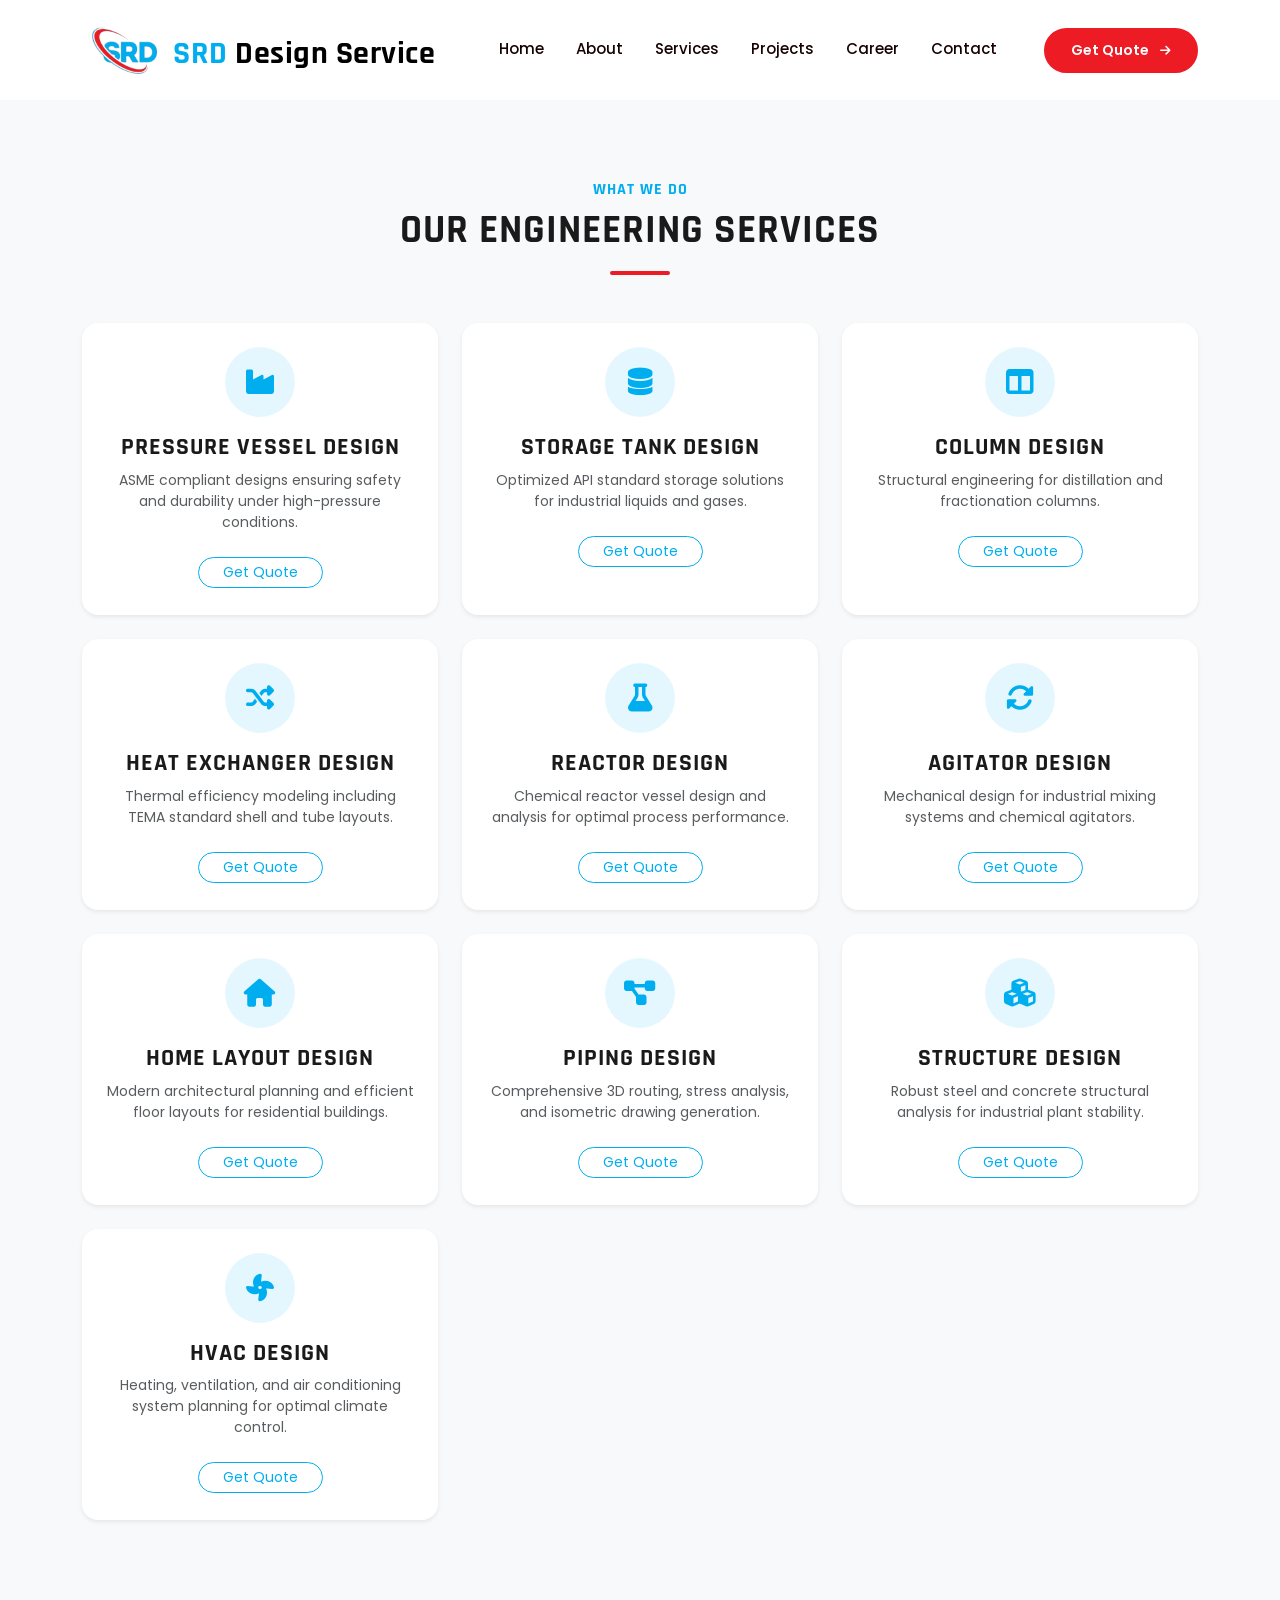
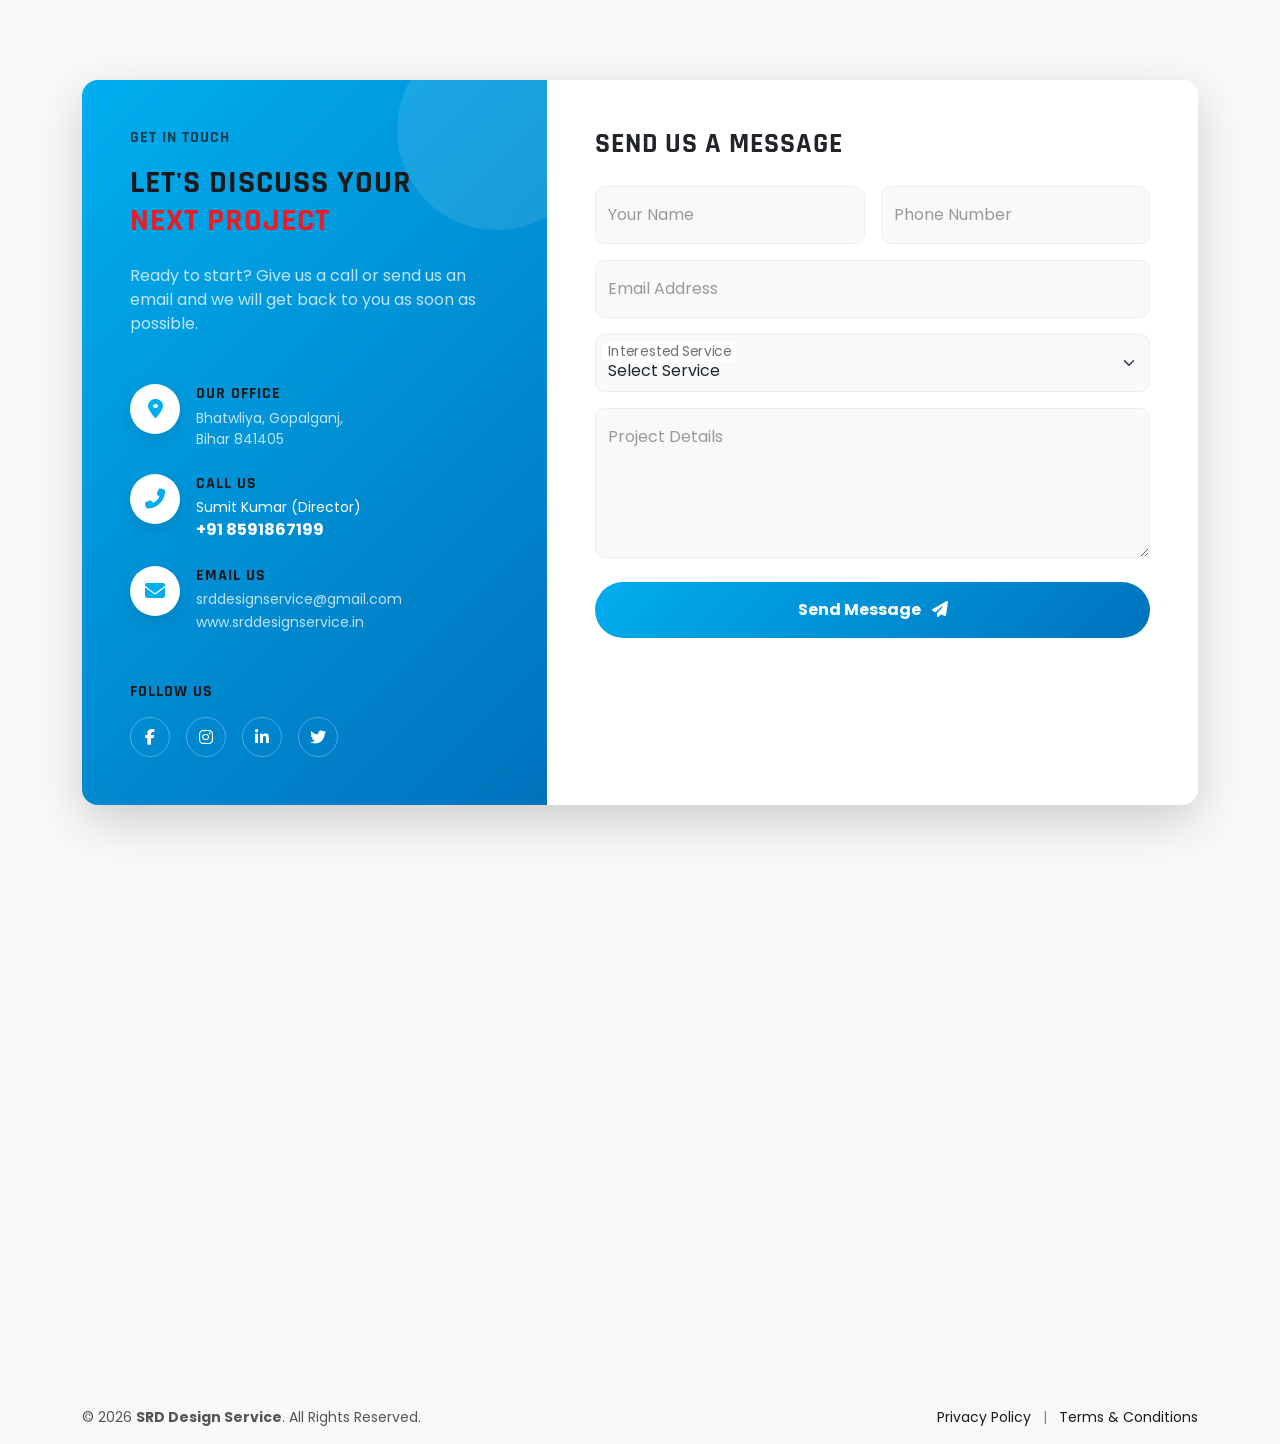
<file: services.html>
<!DOCTYPE html>
<html lang="en">
  <head>
    <meta charset="UTF-8" />
    <meta name="viewport" content="width=device-width, initial-scale=1.0" />
    <title>About Us | SRD Design Service</title>

    <link href="https://cdn.jsdelivr.net/npm/bootstrap@5.3.0/dist/css/bootstrap.min.css" rel="stylesheet" />
    <link rel="stylesheet" href="https://cdnjs.cloudflare.com/ajax/libs/font-awesome/6.4.0/css/all.min.css" />
    <link href="https://fonts.googleapis.com/css2?family=Poppins:wght@300;400;500;600;700&family=Rajdhani:wght@500;600;700&display=swap" rel="stylesheet" />
    <link rel="stylesheet" href="style.css" />
    
  </head>
  <body class="bg-light">

    <nav class="navbar navbar-expand-lg sticky-top transition-all" id="mainNav">
      <div class="container">
        
<a class="navbar-brand d-flex align-items-center gap-2" href="index.html">
            <img src="./images/SRD Logo.webp" alt="SRD Design" class="logo-img">
            <div class="lh-1 pt-2"> <span class="text-primary-custom">SRD</span><span class="brand-text"> Design Service</span>
            </div>
        </a>

        <button
          class="navbar-toggler shadow-none bg-white"
          type="button"
          data-bs-toggle="offcanvas"
          data-bs-target="#offcanvasNavbar"
        >
          <i class="fas fa-bars text-dark"></i>
        </button>

        <div class="offcanvas offcanvas-end" tabindex="-1" id="offcanvasNavbar">
          
          <div class="offcanvas-header border-bottom">
            <h5 class="offcanvas-title fw-bold text-primary-custom">SRD Design Service</h5>
            <button type="button" class="btn-close shadow-none" data-bs-dismiss="offcanvas"></button>
          </div>
          
          <div class="offcanvas-body">
            
            <ul class="navbar-nav mx-auto mb-2 mb-lg-0 align-items-lg-center gap-3">
              <li class="nav-item"><a class="nav-link active" href="index.html">Home</a></li>
              <li class="nav-item"><a class="nav-link" href="about.html">About</a></li>
              <li class="nav-item"><a class="nav-link active" href="services.html">Services</a></li>
              <li class="nav-item"><a class="nav-link" href="projects.html">Projects</a></li>
              <li class="nav-item"><a class="nav-link" href="career.html">Career</a></li>
              <li class="nav-item"><a class="nav-link" href="contact.html">Contact</a></li>
            </ul>

            <div class="d-flex mt-3 mt-lg-0">
              <a href="#contact" class="btn-quote">
                Get Quote <i class="fas fa-arrow-right ms-2" style="font-size: 12px;"></i>
              </a>
            </div>

          </div>
        </div>

      </div>
    </nav>

<section id="services" class="section-padding bg-light">
      <div class="container">
        
        <div class="text-center mb-5">
          <h6 class="text-primary-custom text-uppercase ls-2 fw-bold">What We Do</h6>
          <h2 class="fw-bold display-6">Our Engineering Services</h2>
          <div class="divider mx-auto mt-3" style="width: 60px; height: 4px; background: var(--accent-red); border-radius: 2px;"></div>
        </div>

        <div class="row g-4">
            
            <div class="col-lg-4 col-md-6">
                <div class="service-box bg-white p-4 rounded-4 shadow-sm h-100 text-center position-relative overflow-hidden">
                    <div class="icon-box mb-3 mx-auto"><i class="fas fa-industry"></i></div>
                    <h4>Pressure Vessel Design</h4>
                    <p class="text-muted small">ASME compliant designs ensuring safety and durability under high-pressure conditions.</p>
                    <a href="#contact" class="btn btn-sm btn-outline-primary rounded-pill px-4 mt-2">Get Quote</a>
                </div>
            </div>

            <div class="col-lg-4 col-md-6">
                <div class="service-box bg-white p-4 rounded-4 shadow-sm h-100 text-center position-relative overflow-hidden">
                    <div class="icon-box mb-3 mx-auto"><i class="fas fa-database"></i></div>
                    <h4>Storage Tank Design</h4>
                    <p class="text-muted small">Optimized API standard storage solutions for industrial liquids and gases.</p>
                    <a href="#contact" class="btn btn-sm btn-outline-primary rounded-pill px-4 mt-2">Get Quote</a>
                </div>
            </div>

            <div class="col-lg-4 col-md-6">
                <div class="service-box bg-white p-4 rounded-4 shadow-sm h-100 text-center position-relative overflow-hidden">
                    <div class="icon-box mb-3 mx-auto"><i class="fas fa-columns"></i></div>
                    <h4>Column Design</h4>
                    <p class="text-muted small">Structural engineering for distillation and fractionation columns.</p>
                    <a href="#contact" class="btn btn-sm btn-outline-primary rounded-pill px-4 mt-2">Get Quote</a>
                </div>
            </div>

            <div class="col-lg-4 col-md-6">
                <div class="service-box bg-white p-4 rounded-4 shadow-sm h-100 text-center position-relative overflow-hidden">
                    <div class="icon-box mb-3 mx-auto"><i class="fas fa-random"></i></div>
                    <h4>Heat Exchanger Design</h4>
                    <p class="text-muted small">Thermal efficiency modeling including TEMA standard shell and tube layouts.</p>
                    <a href="#contact" class="btn btn-sm btn-outline-primary rounded-pill px-4 mt-2">Get Quote</a>
                </div>
            </div>

            <div class="col-lg-4 col-md-6">
                <div class="service-box bg-white p-4 rounded-4 shadow-sm h-100 text-center position-relative overflow-hidden">
                    <div class="icon-box mb-3 mx-auto"><i class="fas fa-flask"></i></div>
                    <h4>Reactor Design</h4>
                    <p class="text-muted small">Chemical reactor vessel design and analysis for optimal process performance.</p>
                    <a href="#contact" class="btn btn-sm btn-outline-primary rounded-pill px-4 mt-2">Get Quote</a>
                </div>
            </div>

            <div class="col-lg-4 col-md-6">
                <div class="service-box bg-white p-4 rounded-4 shadow-sm h-100 text-center position-relative overflow-hidden">
                    <div class="icon-box mb-3 mx-auto"><i class="fas fa-sync-alt"></i></div>
                    <h4>Agitator Design</h4>
                    <p class="text-muted small">Mechanical design for industrial mixing systems and chemical agitators.</p>
                    <a href="#contact" class="btn btn-sm btn-outline-primary rounded-pill px-4 mt-2">Get Quote</a>
                </div>
            </div>

            <div class="col-lg-4 col-md-6">
                <div class="service-box bg-white p-4 rounded-4 shadow-sm h-100 text-center position-relative overflow-hidden">
                    <div class="icon-box mb-3 mx-auto"><i class="fas fa-home"></i></div>
                    <h4>Home Layout Design</h4>
                    <p class="text-muted small">Modern architectural planning and efficient floor layouts for residential buildings.</p>
                    <a href="#contact" class="btn btn-sm btn-outline-primary rounded-pill px-4 mt-2">Get Quote</a>
                </div>
            </div>

            <div class="col-lg-4 col-md-6">
                <div class="service-box bg-white p-4 rounded-4 shadow-sm h-100 text-center position-relative overflow-hidden">
                    <div class="icon-box mb-3 mx-auto"><i class="fas fa-project-diagram"></i></div>
                    <h4>Piping Design</h4>
                    <p class="text-muted small">Comprehensive 3D routing, stress analysis, and isometric drawing generation.</p>
                    <a href="#contact" class="btn btn-sm btn-outline-primary rounded-pill px-4 mt-2">Get Quote</a>
                </div>
            </div>

            <div class="col-lg-4 col-md-6">
                <div class="service-box bg-white p-4 rounded-4 shadow-sm h-100 text-center position-relative overflow-hidden">
                    <div class="icon-box mb-3 mx-auto"><i class="fas fa-cubes"></i></div>
                    <h4>Structure Design</h4>
                    <p class="text-muted small">Robust steel and concrete structural analysis for industrial plant stability.</p>
                    <a href="#contact" class="btn btn-sm btn-outline-primary rounded-pill px-4 mt-2">Get Quote</a>
                </div>
            </div>

            <div class="col-lg-4 col-md-6">
                <div class="service-box bg-white p-4 rounded-4 shadow-sm h-100 text-center position-relative overflow-hidden">
                    <div class="icon-box mb-3 mx-auto"><i class="fas fa-fan"></i></div>
                    <h4>HVAC Design</h4>
                    <p class="text-muted small">Heating, ventilation, and air conditioning system planning for optimal climate control.</p>
                    <a href="#contact" class="btn btn-sm btn-outline-primary rounded-pill px-4 mt-2">Get Quote</a>
                </div>
            </div>

        </div>

      </div>
    </section>

    <!-- ================ Contact Us  ============= -->
     <section id="contact" class="section-padding bg-light position-relative">
      <div class="container position-relative z-2">
        
        <div class="row g-0 shadow-lg rounded-4 overflow-hidden">
          
          <div class="col-lg-5 contact-info-box p-5 text-white d-flex flex-column justify-content-between position-relative">
            <div class="circle-decoration"></div>

            <div>
              <h6 class="text-uppercase ls-2 opacity-75 mb-3">Get in Touch</h6>
              <h2 class="fw-bold mb-4">Let's Discuss Your <br> <span class="text-accent">Next Project</span></h2>
              <p class="opacity-75 mb-5">
                Ready to start? Give us a call or send us an email and we will get back to you as soon as possible.
              </p>
            </div>

            <div class="contact-details">
              <div class="d-flex align-items-start mb-4">
                <div class="icon-circle bg-white text-primary-custom me-3">
                  <i class="fas fa-map-marker-alt"></i>
                </div>
                <div>
                  <h6 class="fw-bold mb-1">Our Office</h6>
                  <p class="mb-0 opacity-75 small">Bhatwliya, Gopalganj,<br>Bihar 841405</p>
                </div>
              </div>

              <div class="d-flex align-items-start mb-4">
                <div class="icon-circle bg-white text-primary-custom me-3">
                  <i class="fas fa-phone-alt"></i>
                </div>
                <div>
                  <h6 class="fw-bold mb-1">Call Us</h6>
                  <p class="mb-0 small">Sumit Kumar (Director)</p>
                  <a href="tel:+918591867199" class="text-white text-decoration-none fw-bold">+91 8591867199</a>
                </div>
              </div>

              <div class="d-flex align-items-start">
                <div class="icon-circle bg-white text-primary-custom me-3">
                  <i class="fas fa-envelope"></i>
                </div>
                <div>
                  <h6 class="fw-bold mb-1">Email Us</h6>
                  <a href="mailto:info@srddesignservice.in" class="text-white text-decoration-none opacity-75 small d-block">srddesignservice@gmail.com</a>
                  <a href="https://www.srddesignservice.in" target="_blank" class="text-white text-decoration-none opacity-75 small">www.srddesignservice.in</a>
                </div>
              </div>
            </div>

            <div class="mt-5">
              <h6 class="fw-bold mb-3">Follow Us</h6>
              <div class="d-flex gap-3">
                <a href="#" class="social-btn"><i class="fab fa-facebook-f"></i></a>
                <a href="#" class="social-btn"><i class="fab fa-instagram"></i></a>
                <a href="#" class="social-btn"><i class="fab fa-linkedin-in"></i></a>
                <a href="#" class="social-btn"><i class="fab fa-twitter"></i></a>
              </div>
            </div>

          </div>

<div class="col-lg-7 bg-white p-5">
  <h3 class="fw-bold text-dark mb-4">Send us a Message</h3>
  
  <form id="whatsappForm">
    <div class="row g-3">
      
      <div class="col-md-6">
        <div class="form-floating">
          <input type="text" class="form-control" id="name" placeholder="Your Name" required>
          <label for="name">Your Name</label>
        </div>
      </div>

      <div class="col-md-6">
        <div class="form-floating">
          <input type="tel" class="form-control" id="phone" placeholder="Phone Number" required>
          <label for="phone">Phone Number</label>
        </div>
      </div>

      <div class="col-12">
        <div class="form-floating">
          <input type="email" class="form-control" id="email" placeholder="Email Address">
          <label for="email">Email Address</label>
        </div>
      </div>

      <div class="col-12">
        <div class="form-floating">
          <select class="form-select" id="service">
            <option selected value="General Inquiry">Select Service</option>
            <option value="Pressure vessel design">Pressure vessel design</option>
            <option value="Storage tank design">Storage tank design</option>
            <option value="Column design">Column design</option>
            <option value="Heat exchanger design">Heat exchanger design</option>
            <option value="Reactor design">Reactor design</option>
            <option value="Agitator design">Agitator design</option>
            <option value="Home layout design">Home layout design</option>
            <option value="Piping design">Piping design</option>
            <option value="Structure design">Structure design</option>
            <option value="HVAC design">HVAC design</option>
            <option value="Other">Other</option>
          </select>
          <label for="service">Interested Service</label>
        </div>
      </div>

      <div class="col-12">
        <div class="form-floating">
          <textarea class="form-control" placeholder="Leave a message here" id="message" style="height: 150px"></textarea>
          <label for="message">Project Details</label>
        </div>
      </div>

      <div class="col-12 mt-4">
        <button type="submit" class="btn btn-custom w-100 py-3 fw-bold rounded-pill">
          Send Message <i class="fas fa-paper-plane ms-2"></i>
        </button>
      </div>

    </div>
  </form>
</div>

        </div>
      </div>

      <div class="container-fluid p-0 mt-5">
        <iframe 
          src="https://www.google.com/maps/embed?pb=!1m18!1m12!1m3!1d3575.6473696582595!2d84.45398731503348!3d26.33789498337861!2m3!1f0!2f0!3f0!3m2!1i1024!2i768!4f13.1!3m3!1m2!1s0x0%3A0x0!2zMjbCsDIwJzE2LjQiTiA4NMKwMjcnMjIuMiJF!5e0!3m2!1sen!2sin!4v1625555555555!5m2!1sen!2sin" 
          width="100%" 
          height="450" 
          style="border:0; filter: grayscale(100%);" 
          allowfullscreen="" 
          loading="lazy">
        </iframe>
      </div>
    </section>

    <!-- ================= Footer Section ================ -->
     <div class="footer-bottom py-3 border-top border-secondary">
        <div class="container">
          <div class="row align-items-center">
            
            <div class="col-md-6 text-center text-md-start">
              <p class="mb-0 small">
                &copy; 2026 <strong>SRD Design Service</strong>. All Rights Reserved.
              </p>
            </div>

            <div class="col-md-6 text-center text-md-end mt-2 mt-md-0">
              <ul class="list-inline mb-0 small">
                <li class="list-inline-item">
                  <a href="#" class="text-secondary text-decoration-none hover-white">Privacy Policy</a>
                </li>
                <li class="list-inline-item text-secondary opacity-50">|</li>
                <li class="list-inline-item">
                  <a href="#" class="text-secondary text-decoration-none hover-white">Terms & Conditions</a>
                </li>
              </ul>
            </div>

          </div>
        </div>
      </div>

    <script src="https://cdn.jsdelivr.net/npm/bootstrap@5.3.0/dist/js/bootstrap.bundle.min.js"></script>
    <script src="script.js"></script>
  </body>
</html>
</file>
<file: style.css>
/* =========================================
   1. GLOBAL VARIABLES & RESET
========================================== */
:root {
  /* SRD Design Brand Colors */
  --primary-blue: #00aeef;      /* Logo Blue */
  --accent-red: #ed1c24;        /* Logo Red */
  --dark-color: #1a1a1a;        /* Black/Dark Grey */
  --bg-light: #f4f7f6;          /* Light Background */
  
  /* Gradients for Buttons/Backgrounds */
  --gradient-main: linear-gradient(135deg, #00aeef 0%, #0072bc 100%);
  --gradient-hover: linear-gradient(135deg, #ed1c24 0%, #be1e2d 100%);
}

/* =========================================
   2. TYPOGRAPHY (FONTS)
========================================== */
body {
  font-family: "Poppins", sans-serif; /* Body text ke liye clean font */
  color: #555;
  background-color: #fff;
  overflow-x: hidden; /* Horizontal scroll rokne ke liye */
}

h1, h2, h3, h4, h5, h6 {
  font-family: "Rajdhani", sans-serif; /* Headings ke liye Technical font */
  font-weight: 700;
  color: var(--dark-color);
  text-transform: uppercase;
  letter-spacing: 1px;
}

.active-nav{
  color: var(--accent-red) !important;
}

/* =========================================
   3. UTILITY CLASSES (Common Styles)
========================================== */

/* Section Padding (Har section me space dene ke liye) */
.section-padding {
  padding: 80px 0;
}

/* Text Colors Utilities */
.text-primary-custom { color: var(--primary-blue) !important; }
.text-accent { color: var(--accent-red) !important; }

/* Custom Buttons Styling Base */
.btn-custom {
  background: var(--gradient-main);
  color: white;
  border: none;
  padding: 10px 30px;
  border-radius: 50px;
  transition: all 0.3s ease;
}

.btn-custom:hover {
  background: var(--gradient-hover);
  transform: translateY(-2px);
  color: white;
}

/* =========================================
   4. SECTION SPECIFIC STYLES WILL GO BELOW
========================================== */

/* --- Navbar Base Styles --- */
.navbar {
  transition: all 0.4s ease; /* Smooth transition for color change */
  padding: 20px 0;
  z-index: 1000;
  background-color: #fff !important;
}

.navbar-brand {
  font-family: "Rajdhani", sans-serif;
  font-weight: 700;
  letter-spacing: 1px;
}

/* ================== Navbar LOGO =============== */
/* --- Navbar Logo Styles --- */

/* --- Navbar Brand (Logo + Text) --- */

.navbar-brand {
    font-size: 32px !important; /* Large Text Size */
    font-weight: 800 !important;
    letter-spacing: 0.5px;
}

.logo-img {
    height: 50px; /* Logo Height */
    width: auto;
    object-fit: contain;
    transition: all 0.3s ease;
}

/* Scroll Effect Adjustments */
.navbar-scrolled .navbar-brand {
    font-size: 28px !important; /* Slightly smaller on scroll */
}

.navbar-scrolled .logo-img {
    height: 40px; /* Slightly smaller on scroll */
}

/* Mobile View Adjustments */
@media (max-width: 991px) {
    .navbar-brand {
        font-size: 24px !important;
    }
    .logo-img {
        height: 35px;
    }
}

/* Links Styling */
.nav-link {
  font-family: "Poppins", sans-serif;
  font-weight: 500;
  color: rgb(23, 2, 2) !important; /* White text initially for dark hero bg */
  font-size: 15px;
  position: relative;
  transition: 0.3s;
}

/* Hover Line Effect */
.nav-link::after {
  content: "";
  display: block;
  width: 0;
  height: 2px;
  background: var(--accent-red) !important;
  transition: width 0.3s;
  margin: auto;
}
.nav-link:hover::after {
  width: 100%;
}

/* Get Quote Button Styling */
.btn-quote {
  background: var(--accent-red);
  color: white;
  border-radius: 50px;
  padding: 10px 25px;
  font-weight: 600;
  font-size: 14px;
  text-decoration: none;
  border: 2px solid var(--accent-red);
  transition: all 0.3s ease;
  white-space: nowrap;
}

.btn-quote:hover {
  background: transparent;
  color: var(--accent-red); /* Depends on background, usually white on hero */
  border-color: var(--accent-red);
}

/* --- SCROLLED STATE (White Background) --- */
.navbar-scrolled {
  background: rgba(255, 255, 255, 0.95);
  backdrop-filter: blur(10px);
  box-shadow: 0 4px 20px rgba(0, 0, 0, 0.1);
  padding: 10px 0;
}

/* Change Text Color on White Background */
.navbar-scrolled .nav-link, 
.navbar-scrolled .brand-text {
  color: var(--dark-color) !important;
}

.navbar-scrolled .btn-quote:hover {
  color: var(--accent-red);
  border-color: var(--accent-red);
}

/* --- Mobile View Adjustments --- */
@media (max-width: 991px) {
  .navbar { 
    background: white; /* Always white on mobile for readability */
    padding: 10px 0;
  }
  .nav-link, .brand-text { 
    color: var(--dark-color) !important; 
  }
  .btn-quote {
      width: 100%; /* Full width button on mobile */
      display: block;
      text-align: center;
  }
}

/* --- Hero Slider Styles --- */

.hero-section {
  /* This fixes the overlapping issue */
  padding-top: 40px; 
  padding-bottom: 20px;
  background-color: #f8f9fa;
}

/* Wrapper to control width */
.slider-wrapper {
  width: 100%;
  max-width: 100%;
}

/* Desktop View: Limit to 800px */
@media (min-width: 992px) {
  .slider-wrapper {
    max-width: 800px;
  }
}

/* Mobile View: Adjust margin */
@media (max-width: 991px) {
  .hero-section {
    padding-top: 40px !important;
  }
}

/* Image Styling */
.slider-img {
  height: 400px;
  object-fit: cover;
  transition: transform 0.5s ease;
}

/* Zoom on Hover */
.carousel-inner:hover .slider-img {
  transform: scale(1.05);
}

/* Custom Caption */
.custom-caption {
  background: rgba(0, 0, 0, 0.7);
  left: 0;
  right: 0;
  bottom: 0;
  padding: 15px;
  text-align: center;
  width: 100%;
}

.custom-caption h5 {
  color: #fff;
  font-family: "Rajdhani", sans-serif;
  letter-spacing: 1px;
}

.custom-caption p {
  color: #ddd;
  font-family: "Poppins", sans-serif;
}

/* Arrow Customization */
.carousel-control-prev-icon,
.carousel-control-next-icon {
  background-size: 50%;
  background-color: var(--accent-red) !important;
  filter: invert(1);
}

/* Mobile Adjustments */
@media (max-width: 768px) {
  .slider-img {
    height: 250px;
  }
  .hero-section{
    padding: 0px 10px;
  }
}
.custom-caption p{
    display: none;
}

/* ================== Service Section ==================== */
/* --- Services Styling --- */
.service-box {
    transition: all 0.3s ease;
    border-bottom: 3px solid transparent;
}

.service-box:hover {
    transform: translateY(-10px);
    border-bottom-color: var(--accent-red);
}

.icon-box {
    width: 70px;
    height: 70px;
    background: rgba(0, 174, 239, 0.1); /* Light Blue */
    color: var(--primary-blue);
    font-size: 28px;
    display: flex;
    align-items: center;
    justify-content: center;
    border-radius: 50%;
    transition: 0.3s;
}

.service-box:hover .icon-box {
    background: var(--primary-blue);
    color: white;
}

/* Get Quote Button inside Card */
.service-box .btn-outline-primary {
    border-color: var(--primary-blue);
    color: var(--primary-blue);
    transition: 0.3s;
}

.service-box .btn-outline-primary:hover {
    background-color: var(--accent-red); /* Red on hover */
    border-color: var(--accent-red);
    color: white;
}

/* Load More Animation */
.fade-in-up {
    animation: fadeInUp 0.6s ease forwards;
}

@keyframes fadeInUp {
    from {
        opacity: 0;
        transform: translateY(20px);
    }
    to {
        opacity: 1;
        transform: translateY(0);
    }
}

/* ==================== About Us Section ================= */
/* --- About Section Styles --- */

/* Wrapper for the image */
.director-img-wrapper {
  position: relative;
  padding: 20px; /* Space for the pattern behind */
}

/* Image Styling - Ensures Full Visibility */
.director-img-wrapper img {
  width: 100%;      /* Full width of the column */
  height: auto;     /* Height adjusts automatically (No Cropping) */
  object-fit: contain; /* Ensures the whole photo is seen */
  max-height: 350px; /* Prevents it from becoming too tall on huge screens */
  border: 5px solid white; /* Nice white frame */
}

/* Decorative Pattern behind image */
.img-pattern {
  position: absolute;
  top: 0;
  left: 0;
  width: 100px;
  height: 100px;
  background-image: radial-gradient(var(--accent-red) 2px, transparent 2px);
  background-size: 10px 10px;
  opacity: 0.2;
  z-index: 0;
}

/* Floating Name Badge */
.director-badge {
  position: absolute;
  bottom: 40px;
  left: -10px;
  background: white;
  padding: 15px 30px;
  border-radius: 10px;
  box-shadow: 0 10px 30px rgba(0,0,0,0.1);
  border-left: 5px solid var(--primary-blue);
  z-index: 2;
  text-align: left;
}

/* Mobile Adjustments */
@media (max-width: 991px) {
  .director-img-wrapper {
    padding: 0;
    margin-bottom: 30px;
  }
  .director-badge {
    left: 50%;
    transform: translateX(-50%);
    bottom: -20px;
    width: 80%;
    text-align: center;
  }
}

/* ================= Gallery Section =============== */
/* --- Gallery Card Styles --- */
.gallery-card {
    position: relative;
    border-radius: 15px;
    overflow: hidden;
    height: 280px; 
    cursor: pointer;
    box-shadow: 0 5px 15px rgba(0,0,0,0.1);
    border: 3px solid rgba(0, 0, 0, 0.333) !important;
}

.gallery-card img {
    width: 100%;
    height: 100%;
    object-fit: cover;
    transition: transform 0.5s ease;
}

.gallery-card:hover img {
    transform: scale(1.1);
}

.gallery-overlay {
    position: absolute;
    top: 0; left: 0; width: 100%; height: 100%;
    background: rgba(0, 0, 0, 0.7);
    display: flex;
    align-items: center;
    justify-content: center;
    opacity: 0;
    transition: opacity 0.3s ease;
    color: white;
}

.gallery-card:hover .gallery-overlay {
    opacity: 1;
}

/* --- LIGHTBOX & SCROLL FIXES --- */

/* 1. Allow Scrolling for Large Images */
#lightboxModal .modal-dialog {
    max-width: 900px; /* Wider on desktop */
    margin: 1.75rem auto;
}

#lightboxModal .modal-body img {
    width: 100%;
    height: auto; /* Allow height to grow so it scrolls */
    display: block;
}

/* 2. Fixed Close Button for Mobile */
.btn-close-custom {
    position: fixed; /* Fixed relative to viewport */
    top: 20px;
    right: 20px;
    z-index: 1060; /* Higher than modal */
    background-color: white;
    color: #333;
    border: none;
    width: 45px;
    height: 45px;
    border-radius: 50%;
    display: flex;
    align-items: center;
    justify-content: center;
    box-shadow: 0 4px 15px rgba(0,0,0,0.3);
    cursor: pointer;
    font-size: 24px;
    transition: 0.3s;
}

.btn-close-custom:hover {
    background-color: var(--accent-red);
    color: white;
    transform: rotate(90deg);
}

/* Animation */
.fade-in-up {
    animation: fadeInUp 0.6s ease forwards;
}

@keyframes fadeInUp {
    from { opacity: 0; transform: translateY(20px); }
    to { opacity: 1; transform: translateY(0); }
}

.gallery-card h5{
    color: #fff !important;
}

/* Gallery Cards Updated with Visible Border */
      .gallery-card {
        border-radius: 12px;
        overflow: hidden;
        position: relative;
        cursor: pointer;
        box-shadow: 0 5px 15px rgba(0, 0, 0, 0.05);
        /* Yahan transparent ki jagah light gray/blue border add kiya hai */
        border: 2px solid #dee2e6; 
        transition: all 0.3s ease;
      }
      
      .gallery-card:hover {
        /* Hover karne par ye wapas aapke theme wale red color ka ho jayega */
        border-color: var(--accent-red); 
        transform: translateY(-5px);
        box-shadow: 0 15px 30px rgba(0, 33, 71, 0.15);
      }
/* =================== Contact Us ==================== */

.contact-info-box {
    background: var(--gradient-main); /* Uses your Blue Gradient */
    overflow: hidden;
}

/* Decorative Circle in Background */
.circle-decoration {
    position: absolute;
    top: -50px;
    right: -50px;
    width: 200px;
    height: 200px;
    border-radius: 50%;
    background: rgba(255, 255, 255, 0.1);
    z-index: 0;
}

/* Icon Circles */
.icon-circle {
    min-width: 50px;
    height: 50px;
    border-radius: 50%;
    display: flex;
    align-items: center;
    justify-content: center;
    font-size: 20px;
    box-shadow: 0 5px 15px rgba(0,0,0,0.1);
}

/* Social Buttons */
.social-btn {
    width: 40px;
    height: 40px;
    border: 1px solid rgba(255, 255, 255, 0.3);
    border-radius: 50%;
    display: flex;
    align-items: center;
    justify-content: center;
    color: white;
    text-decoration: none;
    transition: 0.3s;
}

.social-btn:hover {
    background: white;
    color: var(--primary-blue);
    transform: translateY(-3px);
}

/* Form Styles */
.form-floating > .form-control,
.form-floating > .form-select {
    border-radius: 10px;
    border: 1px solid #eee;
    background-color: #f8f9fa;
}

.form-floating > .form-control:focus,
.form-floating > .form-select:focus {
    border-color: var(--primary-blue);
    box-shadow: none;
    background-color: white;
}

.form-floating > label {
    color: #999;
}

/* Submit Button Hover */
.btn-custom {
    transition: all 0.3s ease;
}

.btn-custom:hover {
    box-shadow: 0 10px 20px rgba(0, 174, 239, 0.3);
}

/* ==================== Footer Copyright ==================== */
/* --- Footer Bottom Utilities --- */

.border-secondary {
  border-color: rgba(255, 255, 255, 0.1) !important; /* Faint border */
}

.text-secondary {
  color: var(--dark-color) !important; /* Soft Grey */
}

.hover-white {
  transition: color 0.3s ease;
}

.hover-white:hover {
  color: var(--accent-red) !important; /* Turns white on hover */
}

   /* ============================================ 
        CLIENTS SECTION STYLING
      ============================================ */
.client-logo-box {
  background: #ffffff;
  border-radius: 8px;
  transition: all 0.3s ease;
  height: 150px; /* Fixed height for uniformity */
  display: flex;
  align-items: center;
  justify-content: center;
}

.client-img {
  max-height: 150px;
  max-width: 100%;
  object-fit: contain;
  /* filter: grayscale(100%); */
  /* opacity: 0.6; */
  transition: all 0.4s ease;
}

.client-logo-box:hover .client-img {
  filter: grayscale(0%); /* Hover karne par colorful */
  opacity: 1;
  transform: scale(1.1); /* Halka sa zoom effect */
}
</file>
